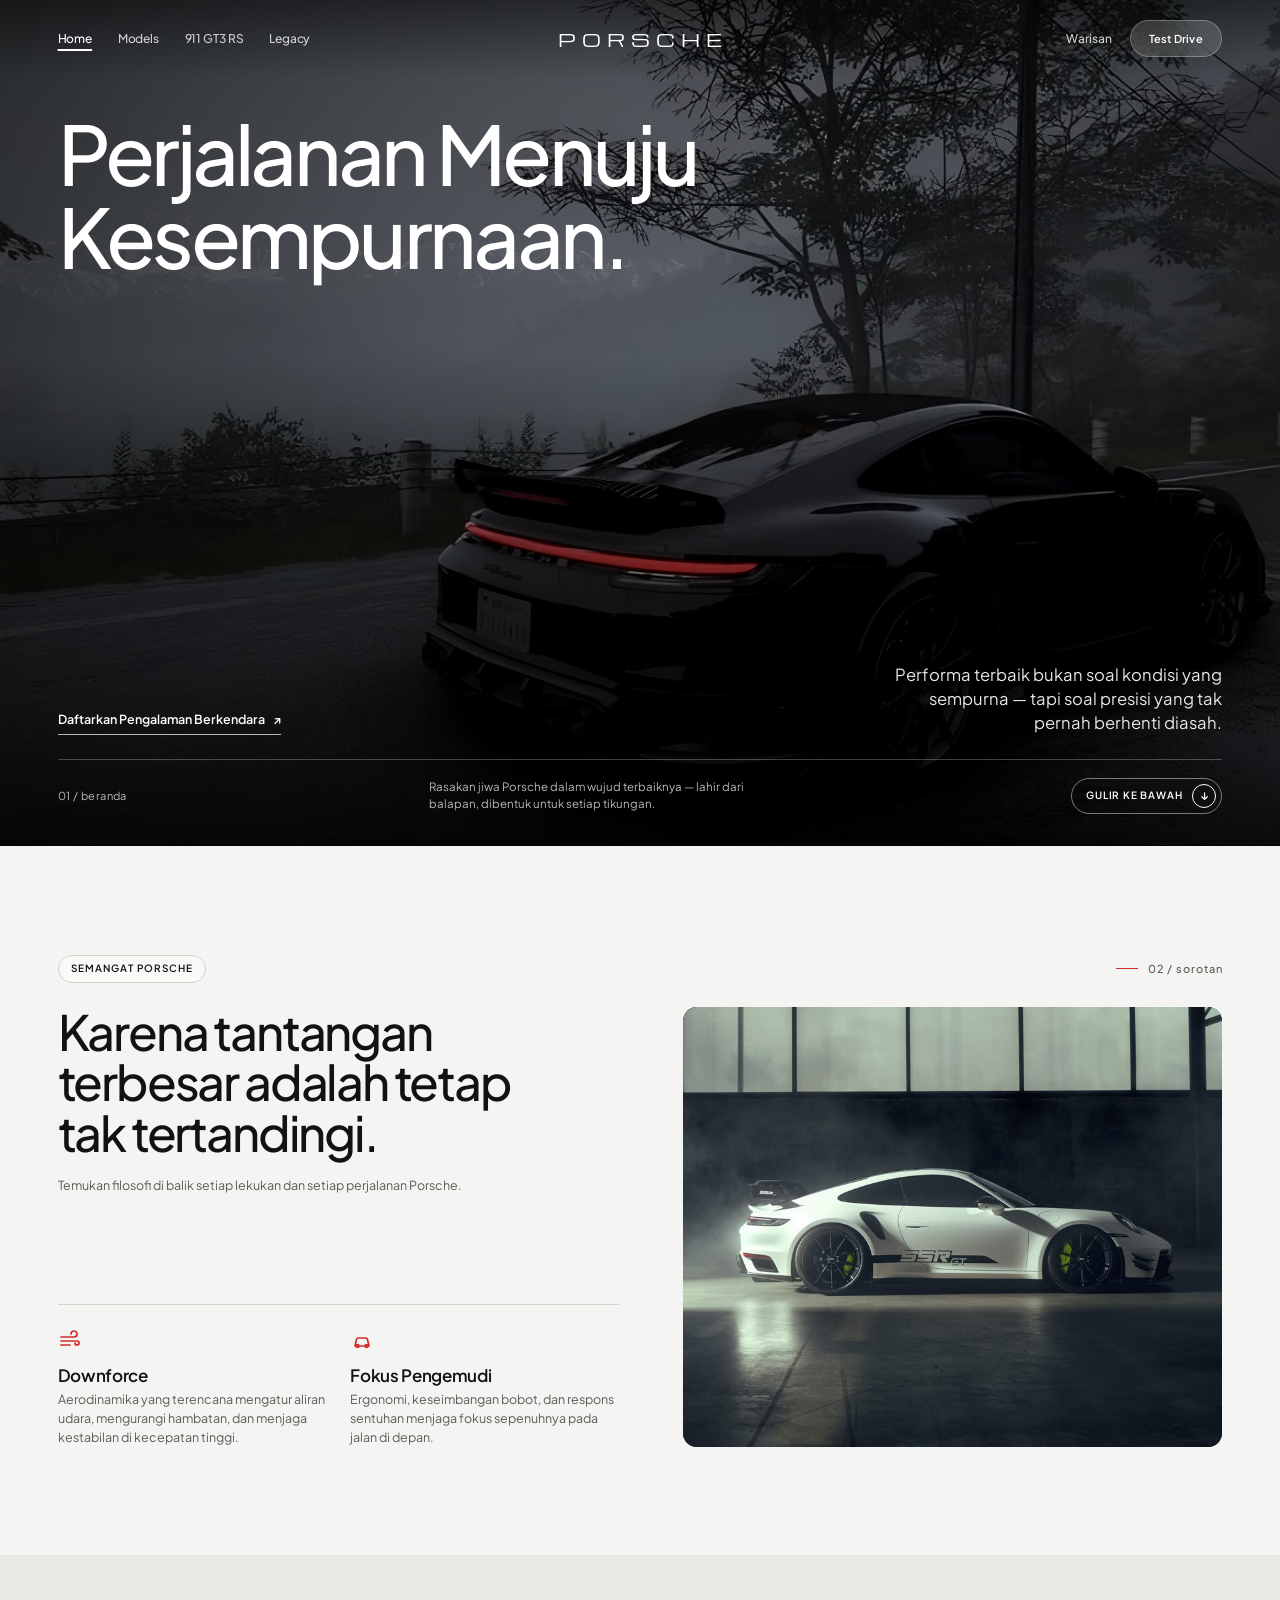
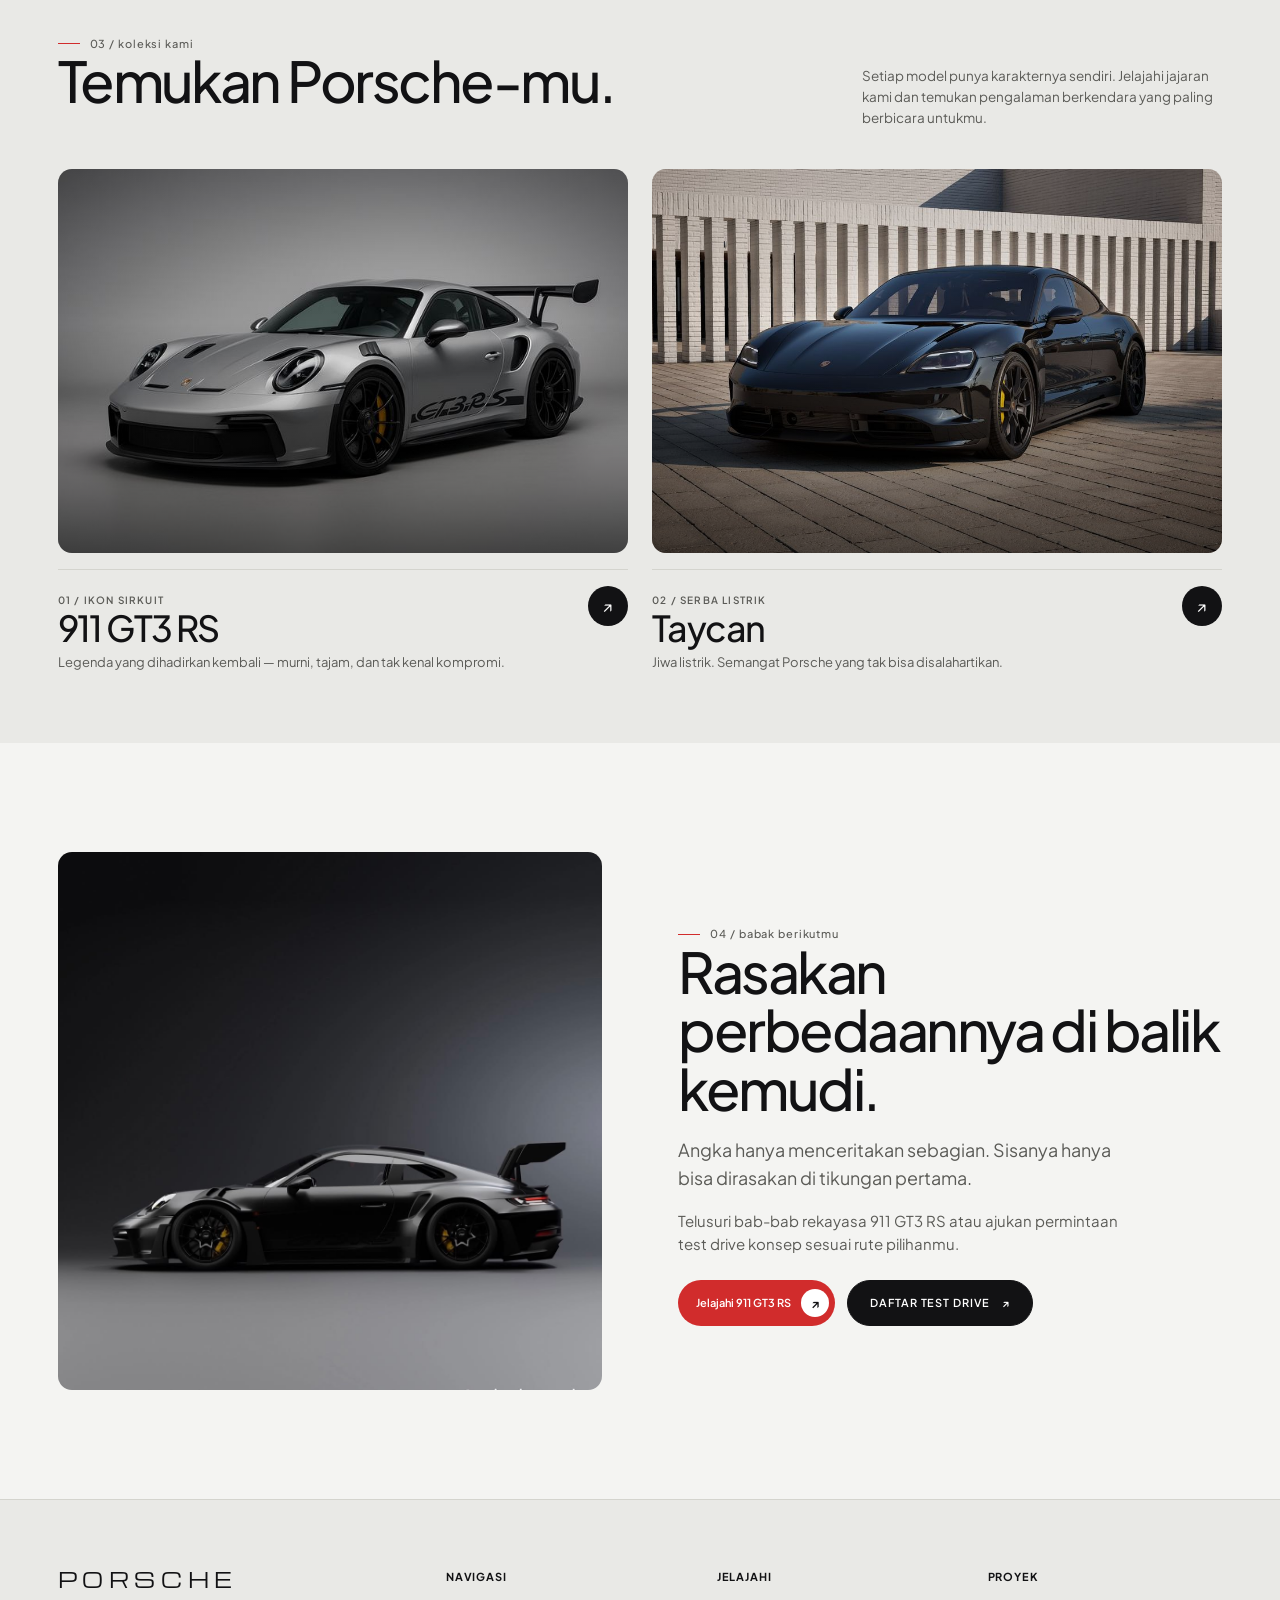
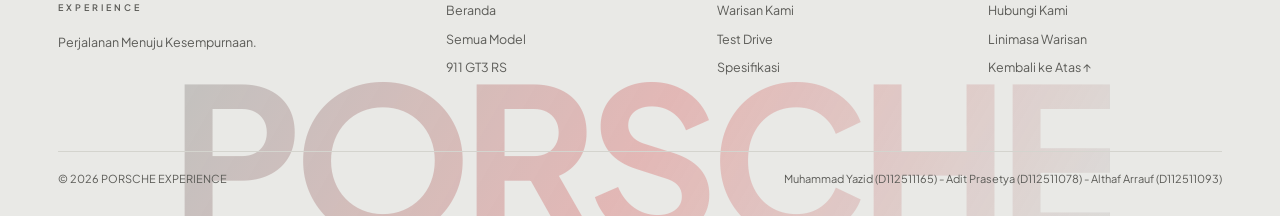
<file: index.html>
<!doctype html>
<html lang="en">

<head>
  <meta charset="utf-8">
  <meta name="viewport" content="width=device-width, initial-scale=1">
  <meta name="description" content="Jelajahi performa, desain, dan warisan otomotif Porsche.">
  <title>Porsche Experience — Seni Berkendara</title>
  <link rel="preconnect" href="https://fonts.googleapis.com">
  <link rel="preconnect" href="https://fonts.gstatic.com" crossorigin>
  <link href="https://fonts.googleapis.com/css2?family=Michroma&family=Plus+Jakarta+Sans:wght@400;500;600;700&display=swap" rel="stylesheet">
  <link rel="stylesheet" href="css/style.css">
</head>

<body id="top">
  <header class="site-header site-header--overlay">
    <div class="container nav-inner">
      <nav class="nav-links" aria-label="Main navigation">
        <a href="index.html" aria-current="page">Home</a>
        <a href="models.html">Models</a>
        <a href="detail.html">911 GT3 RS</a>
        <a href="legacy.html">Legacy</a>
      </nav>
      <a class="brand" href="index.html" aria-label="Porsche Experience home">PORSCHE</a>
      <div class="nav-actions">
        <a class="nav-aux" href="legacy.html">Warisan</a>
        <a class="nav-cta" href="test-drive.html">Test Drive</a>
      </div>
    </div>
  </header>

  <main>
    <section class="hero">
      <video class="hero-video" autoplay muted loop playsinline preload="auto"
        poster="assets/car/thumbnail-911.jpeg"
        aria-hidden="true">
        <source src="assets/hero.mp4" type="video/mp4">
      </video>
      <div class="hero-inner">
        <div class="hero-top">
          <h1>Perjalanan Menuju<br>Kesempurnaan.</h1>
        </div>
        <div>
          <div class="hero-mid">
            <a class="text-link-light" href="test-drive.html">Daftarkan Pengalaman Berkendara <span aria-hidden="true">↗</span></a>
            <p class="hero-subcopy">Performa terbaik bukan soal kondisi yang sempurna — tapi soal presisi yang tak pernah berhenti diasah.</p>
          </div>
          <div class="hero-bottom">
            <span class="hero-index">01 / beranda</span>
            <p class="hero-bottom-note">Rasakan jiwa Porsche dalam wujud terbaiknya — lahir dari balapan, dibentuk untuk setiap tikungan.</p>
            <a class="scroll-pill" href="#overview">Gulir ke Bawah <span aria-hidden="true">↓</span></a>
          </div>
        </div>
      </div>
    </section>

    <section id="overview" class="section">
      <div class="container">
        <div class="section-meta-bar">
          <span class="pill-tag">Semangat Porsche</span>
          <span class="kicker">02 / sorotan</span>
        </div>
        <div class="split-updates">
          <div class="updates-left">
            <div>
              <h2>Karena tantangan terbesar adalah tetap tak tertandingi.</h2>
              <p class="small">Temukan filosofi di balik setiap lekukan dan setiap perjalanan Porsche.</p>
            </div>
            <div class="mini-features">
              <div class="mini-feature">
                <div class="mini-feature-icon" aria-hidden="true">
                  <svg width="24" height="24" viewBox="0 0 24 24" fill="none" stroke="currentColor" stroke-width="1.7" stroke-linecap="round" stroke-linejoin="round">
                    <path d="M3 8h13a3 3 0 1 0-3-3" />
                    <path d="M3 12h16a2 2 0 1 1-2 2" />
                    <path d="M3 16h9" />
                  </svg>
                </div>
                <h3>Downforce</h3>
                <p>Aerodinamika yang terencana mengatur aliran udara, mengurangi hambatan, dan menjaga kestabilan di kecepatan tinggi.</p>
              </div>
              <div class="mini-feature">
                <div class="mini-feature-icon" aria-hidden="true">
                  <svg width="24" height="24" viewBox="0 0 24 24" fill="none" stroke="currentColor" stroke-width="1.7" stroke-linecap="round" stroke-linejoin="round">
                    <path d="M5 17h14l-1.5-6.5A2 2 0 0 0 15.55 9H8.45a2 2 0 0 0-1.95 1.5L5 17Z" />
                    <circle cx="7.5" cy="17" r="1.5" />
                    <circle cx="16.5" cy="17" r="1.5" />
                  </svg>
                </div>
                <h3>Fokus Pengemudi</h3>
                <p>Ergonomi, keseimbangan bobot, dan respons sentuhan menjaga fokus sepenuhnya pada jalan di depan.</p>
              </div>
            </div>
          </div>

          <div class="quote-photo-card">
            <img src="assets/car/1.jpg"
              alt="Detail of a Porsche sports car">

        </div>
      </div>
    </section>

    <section class="section-tight section-surface">
      <div class="container">
        <div class="section-head">
          <div>
            <div class="kicker">03 / koleksi kami</div>
            <h2>Temukan Porsche-mu.</h2>
          </div>
          <p>Setiap model punya karakternya sendiri. Jelajahi jajaran kami dan temukan pengalaman berkendara yang paling berbicara untukmu.</p>
        </div>
        <div class="model-grid">
          <article class="model-card">
            <a href="detail.html">
              <div class="model-photo">
                <img src="assets/car/911.jpg"
                  alt="Porsche 911 GT3 RS sports car">
              </div>
            </a>
            <div class="model-meta">
              <div>
                <span class="model-index">01 / Ikon Sirkuit</span>
                <h3 class="model-title">911 GT3 RS</h3>
                <p>Legenda yang dihadirkan kembali — murni, tajam, dan tak kenal kompromi.</p>
              </div>
              <a class="circle-link" href="detail.html" aria-label="Explore Porsche 911 GT3 RS"><span aria-hidden="true">↗</span></a>
            </div>
          </article>

          <article class="model-card">
            <a href="models.html">
              <div class="model-photo">
                <img src="assets/car/taycan.jpg"
                  alt="Porsche Taycan electric sports car">
              </div>
            </a>
            <div class="model-meta">
              <div>
                <span class="model-index">02 / Serba Listrik</span>
                <h3 class="model-title">Taycan</h3>
                <p>Jiwa listrik. Semangat Porsche yang tak bisa disalahartikan.</p>
              </div>
              <a class="circle-link" href="models.html" aria-label="Explore Taycan in models"><span aria-hidden="true">↗</span></a>
            </div>
          </article>
        </div>
      </div>
    </section>

    <section class="section">
      <div class="container split">
        <div class="split-image">
          <img src="assets/car/911gt3.jpg"
            alt="Sports car driving through a mountain road">
        </div>
        <div class="copy-block">
          <div class="kicker">04 / babak berikutmu</div>
          <h2>Rasakan perbedaannya di balik kemudi.</h2>
          <p class="lead">Angka hanya menceritakan sebagian. Sisanya hanya bisa dirasakan di tikungan pertama.</p>
          <p>Telusuri bab-bab rekayasa 911 GT3 RS atau ajukan permintaan test drive konsep sesuai rute pilihanmu.</p>
          <div style="display:flex;flex-wrap:wrap;gap:12px;margin-top:24px;">
            <a class="btn-pill-arrow" href="detail.html">Jelajahi 911 GT3 RS <span class="badge-icon" aria-hidden="true">↗</span></a>
            <a class="btn btn-dark" href="test-drive.html">Daftar Test Drive <span aria-hidden="true">↗</span></a>
          </div>
        </div>
      </div>
    </section>
  </main>

  <footer class="site-footer">
    <div class="container">
      <div class="footer-top">
        <div>
          <div class="footer-brand">PORSCHE<span>EXPERIENCE</span></div>
          <p class="footer-about">Perjalanan Menuju Kesempurnaan.</p>
        </div>
        <div class="footer-col">
          <h4>Navigasi</h4>
          <a href="index.html">Beranda</a>
          <a href="models.html">Semua Model</a>
          <a href="detail.html">911 GT3 RS</a>
        </div>
        <div class="footer-col">
          <h4>Jelajahi</h4>
          <a href="legacy.html">Warisan Kami</a>
          <a href="test-drive.html">Test Drive</a>
          <a href="detail.html#specs">Spesifikasi</a>
        </div>
        <div class="footer-col">
          <h4>Proyek</h4>
          <a href="test-drive.html">Hubungi Kami</a>
          <a href="legacy.html">Linimasa Warisan</a>
          <a href="#top">Kembali ke Atas ↑</a>
        </div>
      </div>
      <div class="footer-bottom">
        <span>© 2026 PORSCHE EXPERIENCE</span>
        <span>Muhammad Yazid (D112511165) - Adit Prasetya (D112511078) - Althaf Arrauf (D112511093)</span>
      </div>
    </div>
    <div class="footer-watermark" aria-hidden="true">PORSCHE</div>
  </footer>
</body>

</html>
</file>
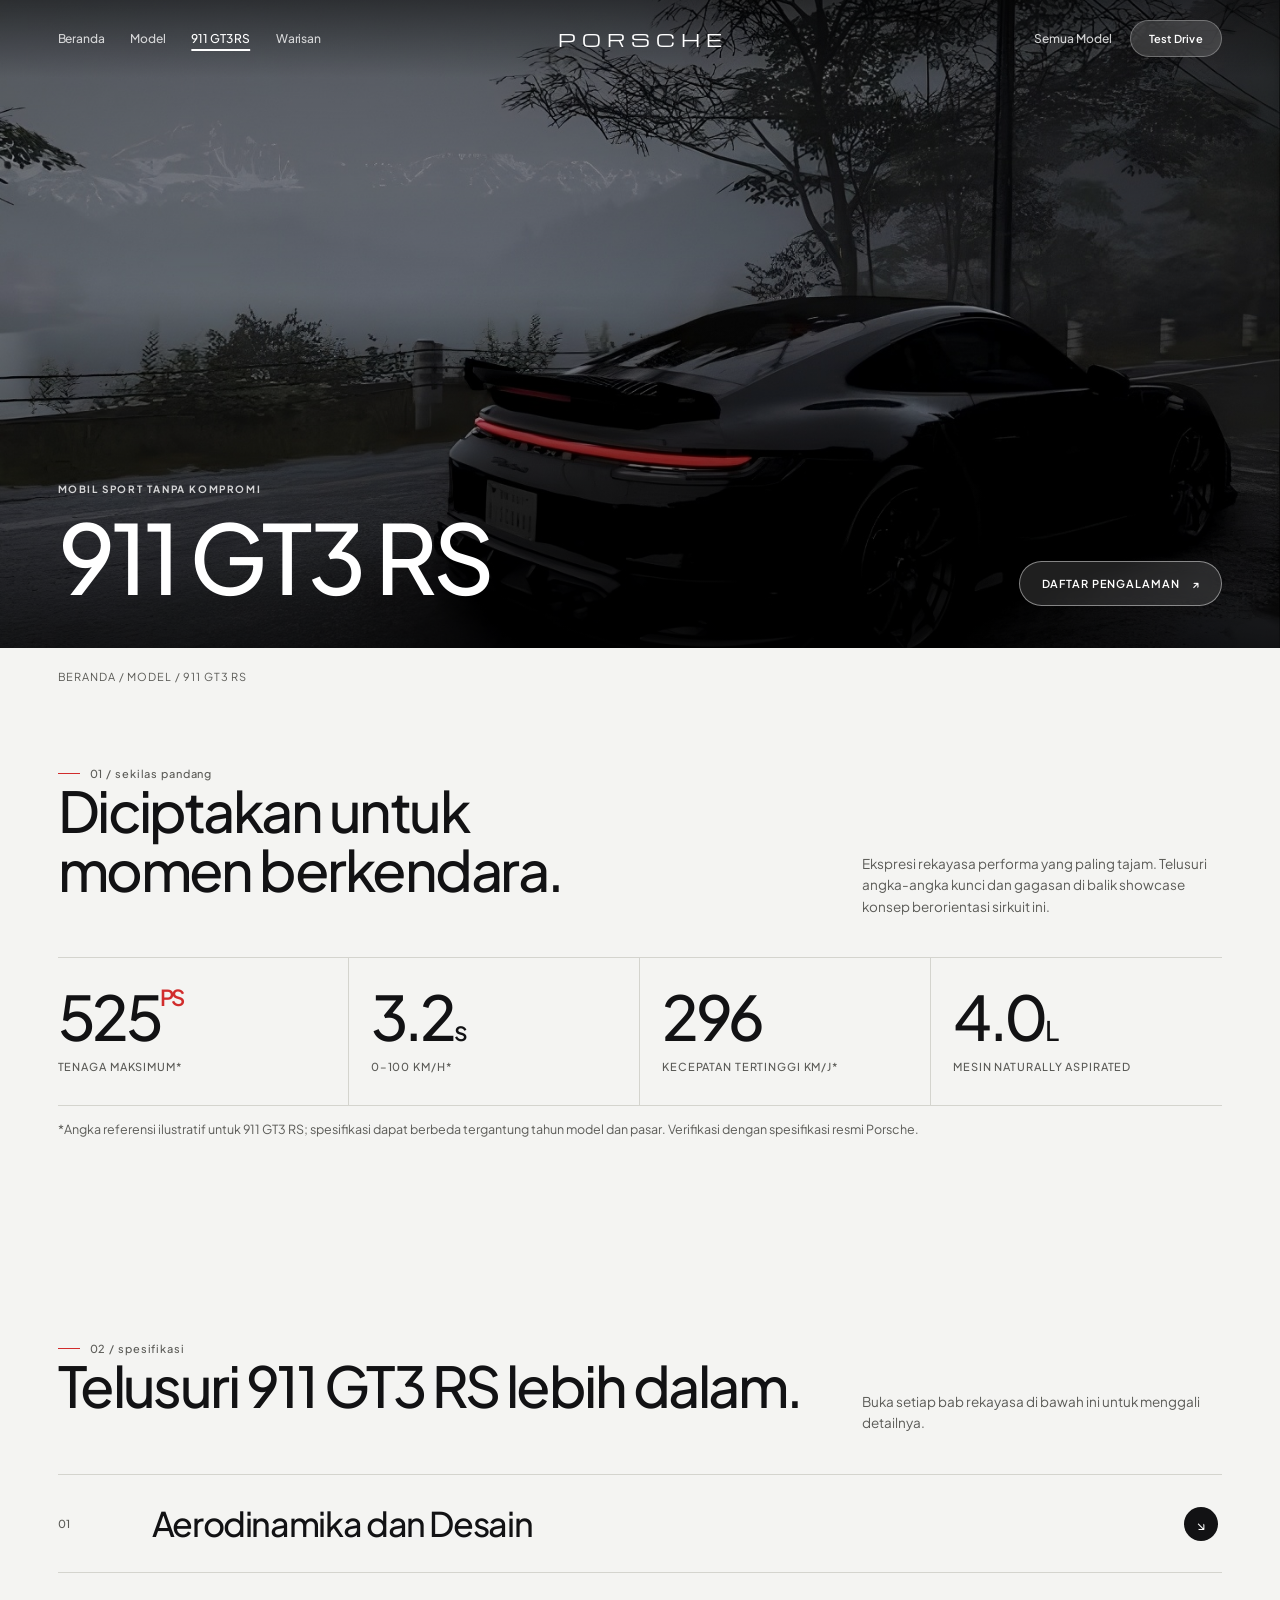
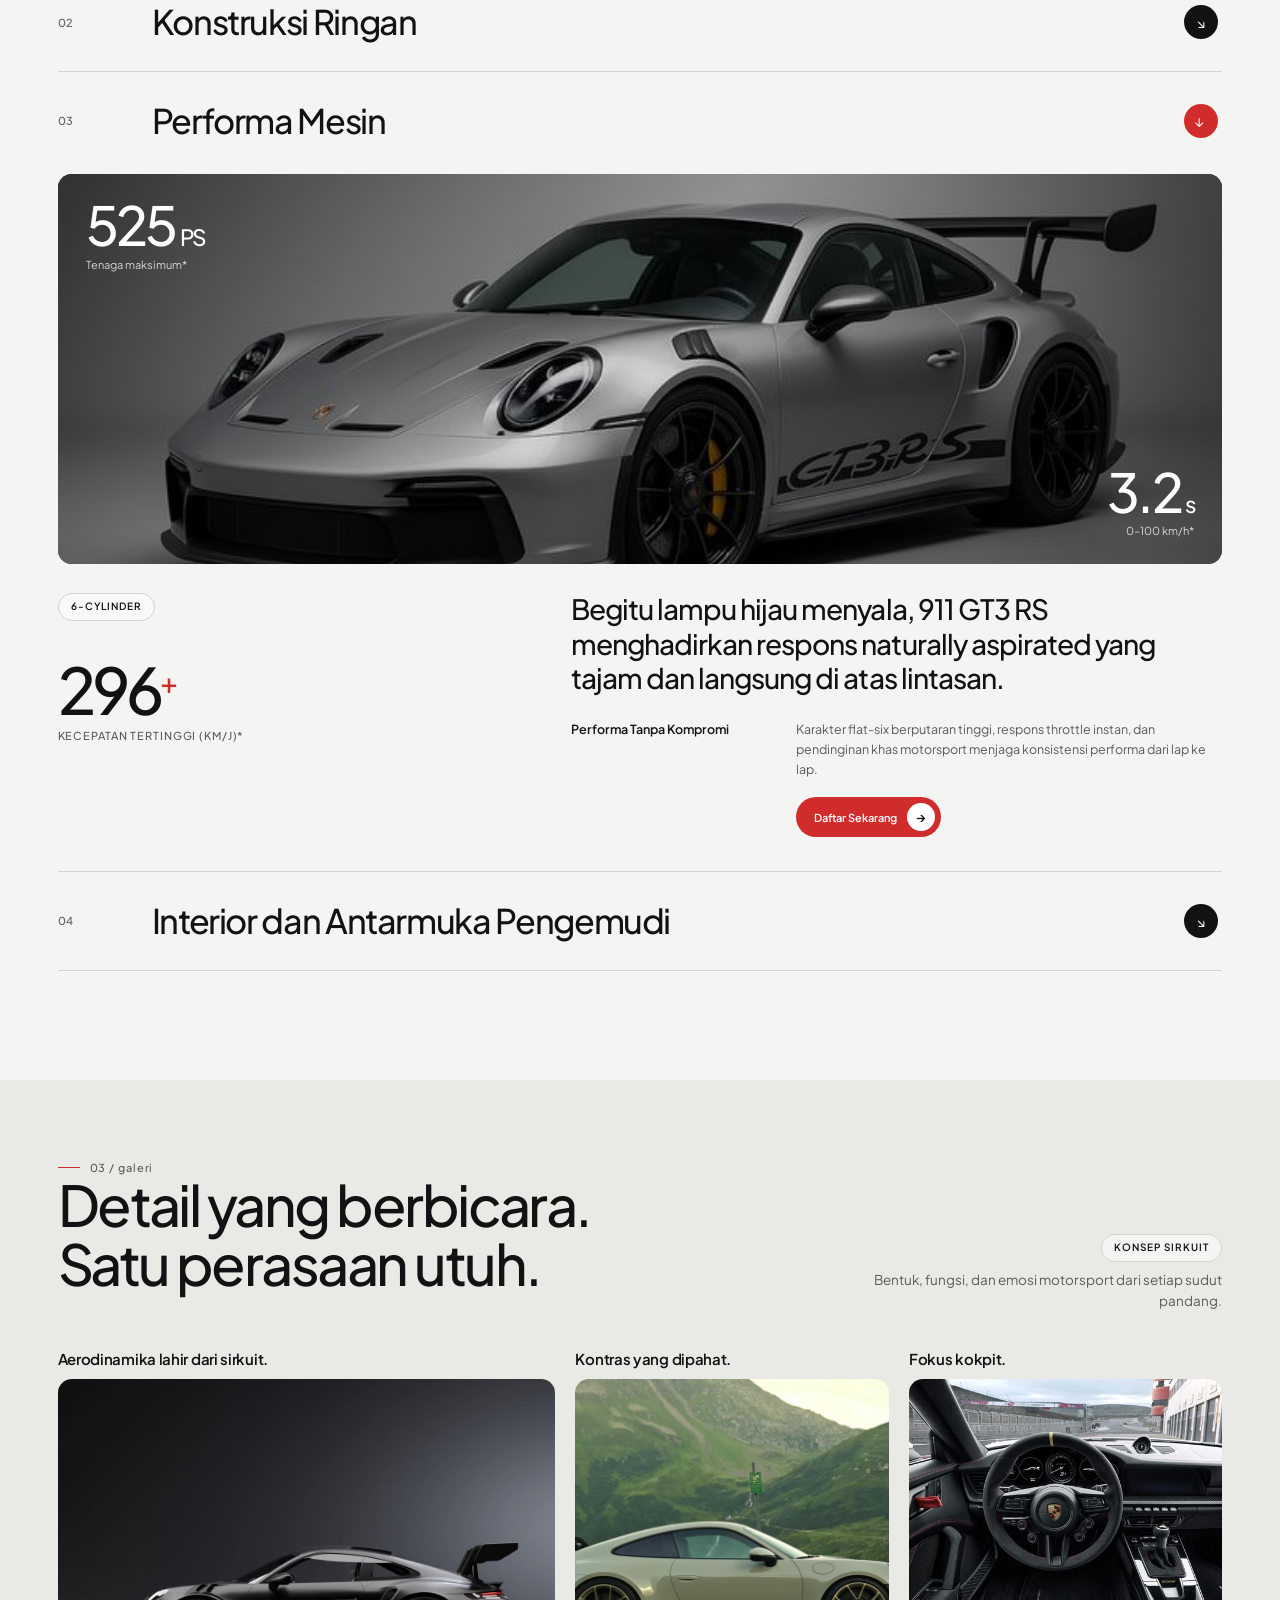
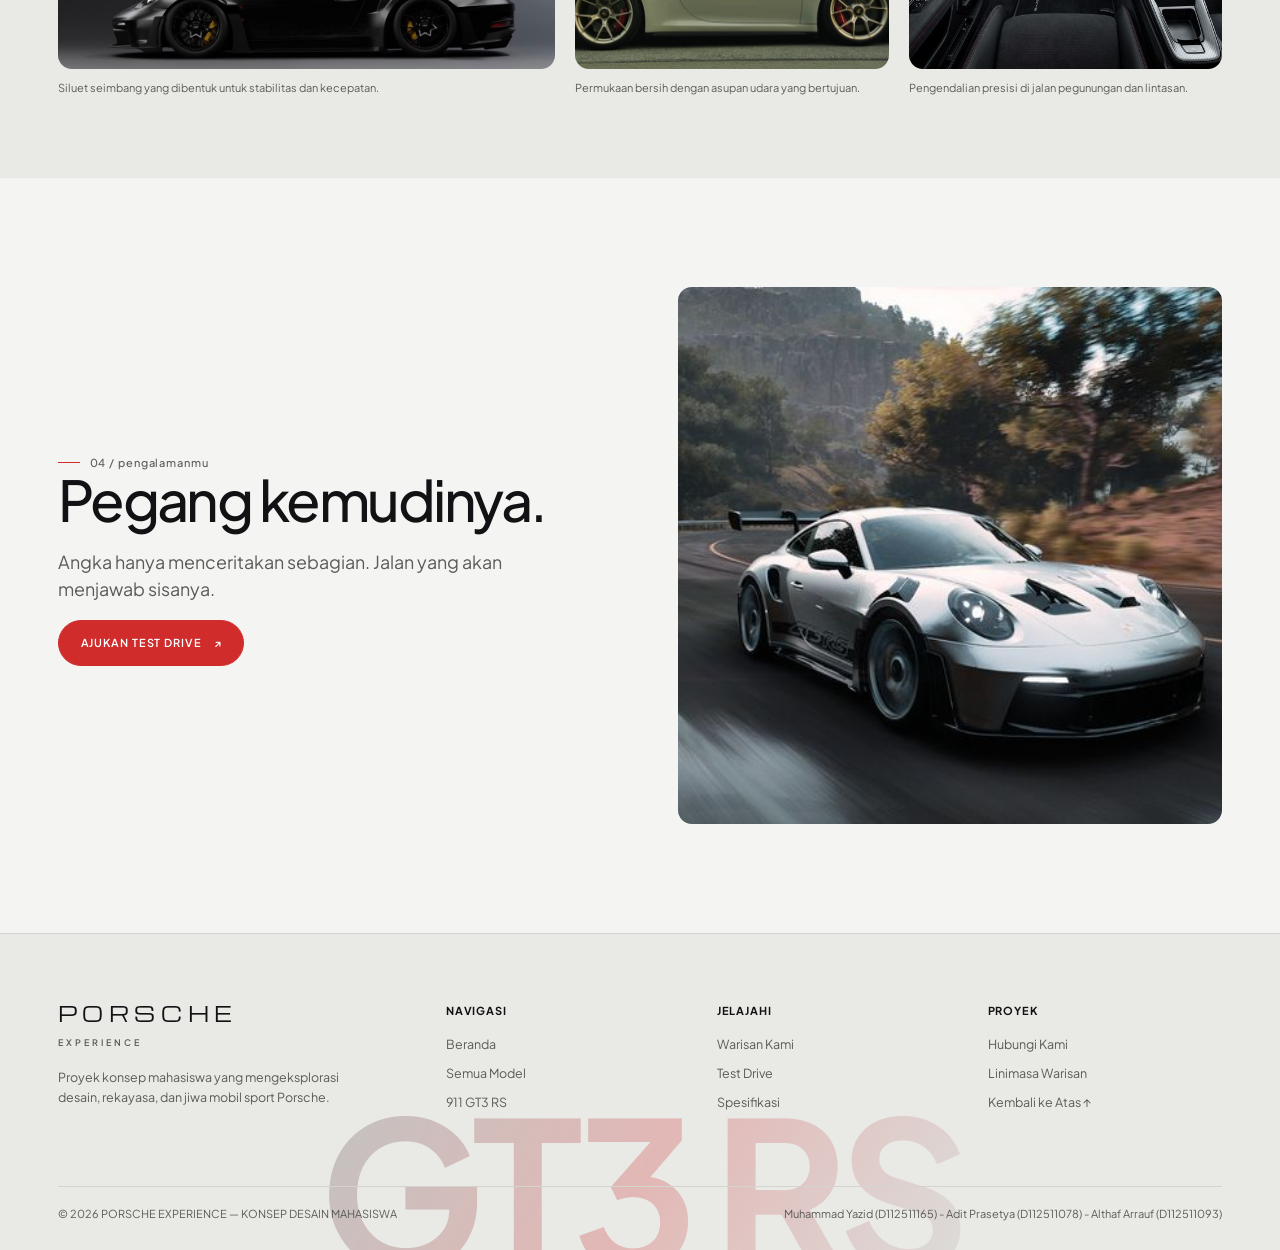
<file: detail.html>
<!doctype html>
<html lang="en">

<head>
  <meta charset="utf-8">
  <meta name="viewport" content="width=device-width, initial-scale=1">
  <meta name="description" content="Jelajahi showcase konsep Porsche 911 GT3 RS.">
  <title>911 GT3 RS — Porsche Experience</title>
  <link rel="preconnect" href="https://fonts.googleapis.com">
  <link rel="preconnect" href="https://fonts.gstatic.com" crossorigin>
  <link href="https://fonts.googleapis.com/css2?family=Michroma&family=Plus+Jakarta+Sans:wght@400;500;600;700&display=swap" rel="stylesheet">
  <link rel="stylesheet" href="css/style.css">
</head>

<body id="top">
  <header class="site-header site-header--overlay">
    <div class="container nav-inner">
      <nav class="nav-links" aria-label="Main navigation">
        <a href="index.html">Beranda</a>
        <a href="models.html">Model</a>
        <a href="detail.html" aria-current="page">911 GT3 RS</a>
        <a href="legacy.html">Warisan</a>
      </nav>
      <a class="brand" href="index.html" aria-label="Porsche Experience home">PORSCHE</a>
      <div class="nav-actions">
        <a class="nav-aux" href="models.html">Semua Model</a>
        <a class="nav-cta" href="test-drive.html">Test Drive</a>
      </div>
    </div>
  </header>

  <main>
    <section class="detail-hero">
      <img src="assets/car/thumbnail-911.jpeg"
        alt="Porsche 911 GT3 RS sports car">
      <div class="detail-hero-content">
        <div>
          <div class="eyebrow">Mobil sport tanpa kompromi</div>
          <h1>911 GT3 RS</h1>
        </div>
        <a class="btn btn-outline-light" href="test-drive.html">Daftar Pengalaman <span aria-hidden="true">↗</span></a>
      </div>
    </section>

    <div class="container breadcrumb">
      <a href="index.html">Beranda</a> / <a href="models.html">Model</a> / 911 GT3 RS
    </div>

    <section class="section-tight" id="specs">
      <div class="container">
        <div class="section-head">
          <div>
            <div class="kicker">01 / sekilas pandang</div>
            <h2>Diciptakan untuk<br>momen berkendara.</h2>
          </div>
          <p>Ekspresi rekayasa performa yang paling tajam. Telusuri angka-angka kunci dan gagasan di balik showcase konsep berorientasi sirkuit ini.</p>
        </div>

        <div class="spec-grid">
          <div class="spec">
            <div class="spec-value">525<sup>PS</sup></div>
            <div class="spec-label">Tenaga maksimum*</div>
          </div>
          <div class="spec">
            <div class="spec-value">3.2<span class="spec-unit">s</span></div>
            <div class="spec-label">0–100 km/h*</div>
          </div>
          <div class="spec">
            <div class="spec-value">296</div>
            <div class="spec-label">Kecepatan tertinggi km/j*</div>
          </div>
          <div class="spec">
            <div class="spec-value">4.0<span class="spec-unit">L</span></div>
            <div class="spec-label">Mesin naturally aspirated</div>
          </div>
        </div>
        <p class="small" style="margin-top:14px">*Angka referensi ilustratif untuk 911 GT3 RS; spesifikasi dapat berbeda tergantung tahun model dan pasar. Verifikasi dengan spesifikasi resmi Porsche.</p>
      </div>
    </section>

    <section class="section">
      <div class="container">
        <div class="section-head">
          <div>
            <div class="kicker">02 / spesifikasi</div>
            <h2>Telusuri 911 GT3 RS lebih dalam.</h2>
          </div>
          <p>Buka setiap bab rekayasa di bawah ini untuk menggali detailnya.</p>
        </div>

        <div class="chapter-list">
          <details class="chapter">
            <summary>
              <span class="chapter-num">01</span>
              <span class="chapter-title">Aerodinamika dan Desain</span>
              <span class="circle-link" aria-hidden="true">↘</span>
            </summary>
            <div class="chapter-body">
              <div class="chapter-split">
                <p>Permukaan yang terencana, aliran udara yang terkelola dengan cermat, dan detail aerodinamika berorientasi sirkuit bekerja bersama untuk mendukung stabilitas dan kepercayaan diri di tikungan. Setiap garis dibentuk oleh fungsi sebanyak bentuk.</p>
                <img src="assets/car/911gt3.jpg"
                  alt="Sports car aerodynamics on open road">
              </div>
            </div>
          </details>

          <details class="chapter">
            <summary>
              <span class="chapter-num">02</span>
              <span class="chapter-title">Konstruksi Ringan</span>
              <span class="circle-link" aria-hidden="true">↘</span>
            </summary>
            <div class="chapter-body">
              <div class="chapter-split">
                <p>Rekayasa berbasis bobot menciptakan koneksi yang langsung dan responsif antara pengemudi dan sasis. Pilihan material menyeimbangkan kekakuan struktural dengan bobot minimal.</p>
                <img src="assets/car/911gt3rs.jpg"
                  alt="Lightweight performance car exterior detail">
              </div>
            </div>
          </details>

          <details class="chapter" open>
            <summary>
              <span class="chapter-num">03</span>
              <span class="chapter-title">Performa Mesin</span>
              <span class="circle-link" aria-hidden="true">↘</span>
            </summary>
            <div class="chapter-body">
              <div class="chapter-showcase-banner">
                <img src="assets/car/911.jpg"
                  alt="Porsche 911 GT3 RS performance showcase">
                <div class="banner-stat banner-stat--tl">
                  <div class="banner-stat-num">525<span>PS</span></div>
                  <div class="banner-stat-sub">Tenaga maksimum*</div>
                </div>
                <div class="banner-stat banner-stat--br">
                  <div class="banner-stat-num">3.2<span>s</span></div>
                  <div class="banner-stat-sub">0–100 km/h*</div>
                </div>
              </div>

              <div class="chapter-detail-grid">
                <div class="chapter-stat-col">
                  <div>
                    <span class="pill-tag">6-Cylinder</span>
                  </div>
                  <div>
                    <div class="big-metric">296<sup>+</sup></div>
                    <div class="spec-label">Kecepatan tertinggi (km/j)*</div>
                  </div>
                </div>
                <div>
                  <h3 class="chapter-copy-headline">Begitu lampu hijau menyala, 911 GT3 RS menghadirkan respons naturally aspirated yang tajam dan langsung di atas lintasan.</h3>
                  <div class="chapter-copy-subgrid">
                    <div class="small" style="font-weight:600;color:var(--ink);">Performa Tanpa Kompromi</div>
                    <div>
                      <p>Karakter flat-six berputaran tinggi, respons throttle instan, dan pendinginan khas motorsport menjaga konsistensi performa dari lap ke lap.</p>
                      <a class="btn-pill-arrow" href="test-drive.html">Daftar Sekarang <span class="badge-icon" aria-hidden="true">→</span></a>
                    </div>
                  </div>
                </div>
              </div>
            </div>
          </details>

          <details class="chapter">
            <summary>
              <span class="chapter-num">04</span>
              <span class="chapter-title">Interior dan Antarmuka Pengemudi</span>
              <span class="circle-link" aria-hidden="true">↘</span>
            </summary>
            <div class="chapter-body">
              <div class="chapter-split">
                <p>Kokpit yang berpusat pada pengemudi menempatkan telemetri penting dan kontrol mode berkendara tepat dalam jangkauan, menjaga fokus di tempat yang seharusnya: pada setiap tikungan.</p>
                  <img src="assets/car/interior.jpg"
                  alt="Sports car cockpit and steering wheel">
              </div>
            </div>
          </details>
        </div>
      </div>
    </section>

    <section class="section-tight section-surface">
      <div class="container">
        <div class="section-head">
          <div>
            <div class="kicker">03 / galeri</div>
            <h2>Detail yang berbicara.<br>Satu perasaan utuh.</h2>
          </div>
          <div style="text-align:right;">
            <span class="pill-tag">Konsep Sirkuit</span>
            <p class="small" style="margin-top:8px;">Bentuk, fungsi, dan emosi motorsport dari setiap sudut pandang.</p>
          </div>
        </div>

        <div class="gallery-cards">
          <article class="gallery-card">
            <h3 class="gallery-card-title">Aerodinamika lahir dari sirkuit.</h3>
            <div class="gallery-media">
              <img src="assets/car/911gt3.jpg"
                alt="Porsche front three quarter view">
            </div>
            <p class="gallery-caption">Siluet seimbang yang dibentuk untuk stabilitas dan kecepatan.</p>
          </article>

          <article class="gallery-card">
            <h3 class="gallery-card-title">Kontras yang dipahat.</h3>
            <div class="gallery-media">
              <img src="assets/car/911gt3rs.jpg"
                alt="Automotive bodywork detail">
            </div>
            <p class="gallery-caption">Permukaan bersih dengan asupan udara yang bertujuan.</p>
          </article>

          <article class="gallery-card">
            <h3 class="gallery-card-title">Fokus kokpit.</h3>
            <div class="gallery-media">
              <img src="assets/car/interior.jpg"
                alt="Sports car in motion">
            </div>
            <p class="gallery-caption">Pengendalian presisi di jalan pegunungan dan lintasan.</p>
          </article>
        </div>
      </div>
    </section>

    <section class="section">
      <div class="container split">
        <div class="copy-block">
          <div class="kicker">04 / pengalamanmu</div>
          <h2>Pegang kemudinya.</h2>
          <p class="lead">Angka hanya menceritakan sebagian. Jalan yang akan menjawab sisanya.</p>
          <a class="btn btn-red" href="test-drive.html">Ajukan Test Drive <span aria-hidden="true">↗</span></a>
        </div>
        <div class="split-image">
          <img src="assets/car/gt3rs.jpg"
            alt="Sports car on road">
        </div>
      </div>
    </section>
  </main>

  <footer class="site-footer">
    <div class="container">
      <div class="footer-top">
        <div>
          <div class="footer-brand">PORSCHE<span>EXPERIENCE</span></div>
          <p class="footer-about">Proyek konsep mahasiswa yang mengeksplorasi desain, rekayasa, dan jiwa mobil sport Porsche.</p>
        </div>
        <div class="footer-col">
          <h4>Navigasi</h4>
          <a href="index.html">Beranda</a>
          <a href="models.html">Semua Model</a>
          <a href="detail.html">911 GT3 RS</a>
        </div>
        <div class="footer-col">
          <h4>Jelajahi</h4>
          <a href="legacy.html">Warisan Kami</a>
          <a href="test-drive.html">Test Drive</a>
          <a href="#specs">Spesifikasi</a>
        </div>
        <div class="footer-col">
          <h4>Proyek</h4>
          <a href="test-drive.html">Hubungi Kami</a>
          <a href="legacy.html">Linimasa Warisan</a>
          <a href="#top">Kembali ke Atas ↑</a>
        </div>
      </div>
      <div class="footer-bottom">
        <span>© 2026 PORSCHE EXPERIENCE — KONSEP DESAIN MAHASISWA </span>
        <span>Muhammad Yazid (D112511165) - Adit Prasetya (D112511078) - Althaf Arrauf (D112511093)</span>
      </div>
    </div>
    <div class="footer-watermark" aria-hidden="true">GT3 RS</div>
  </footer>
</body>

</html>
</file>
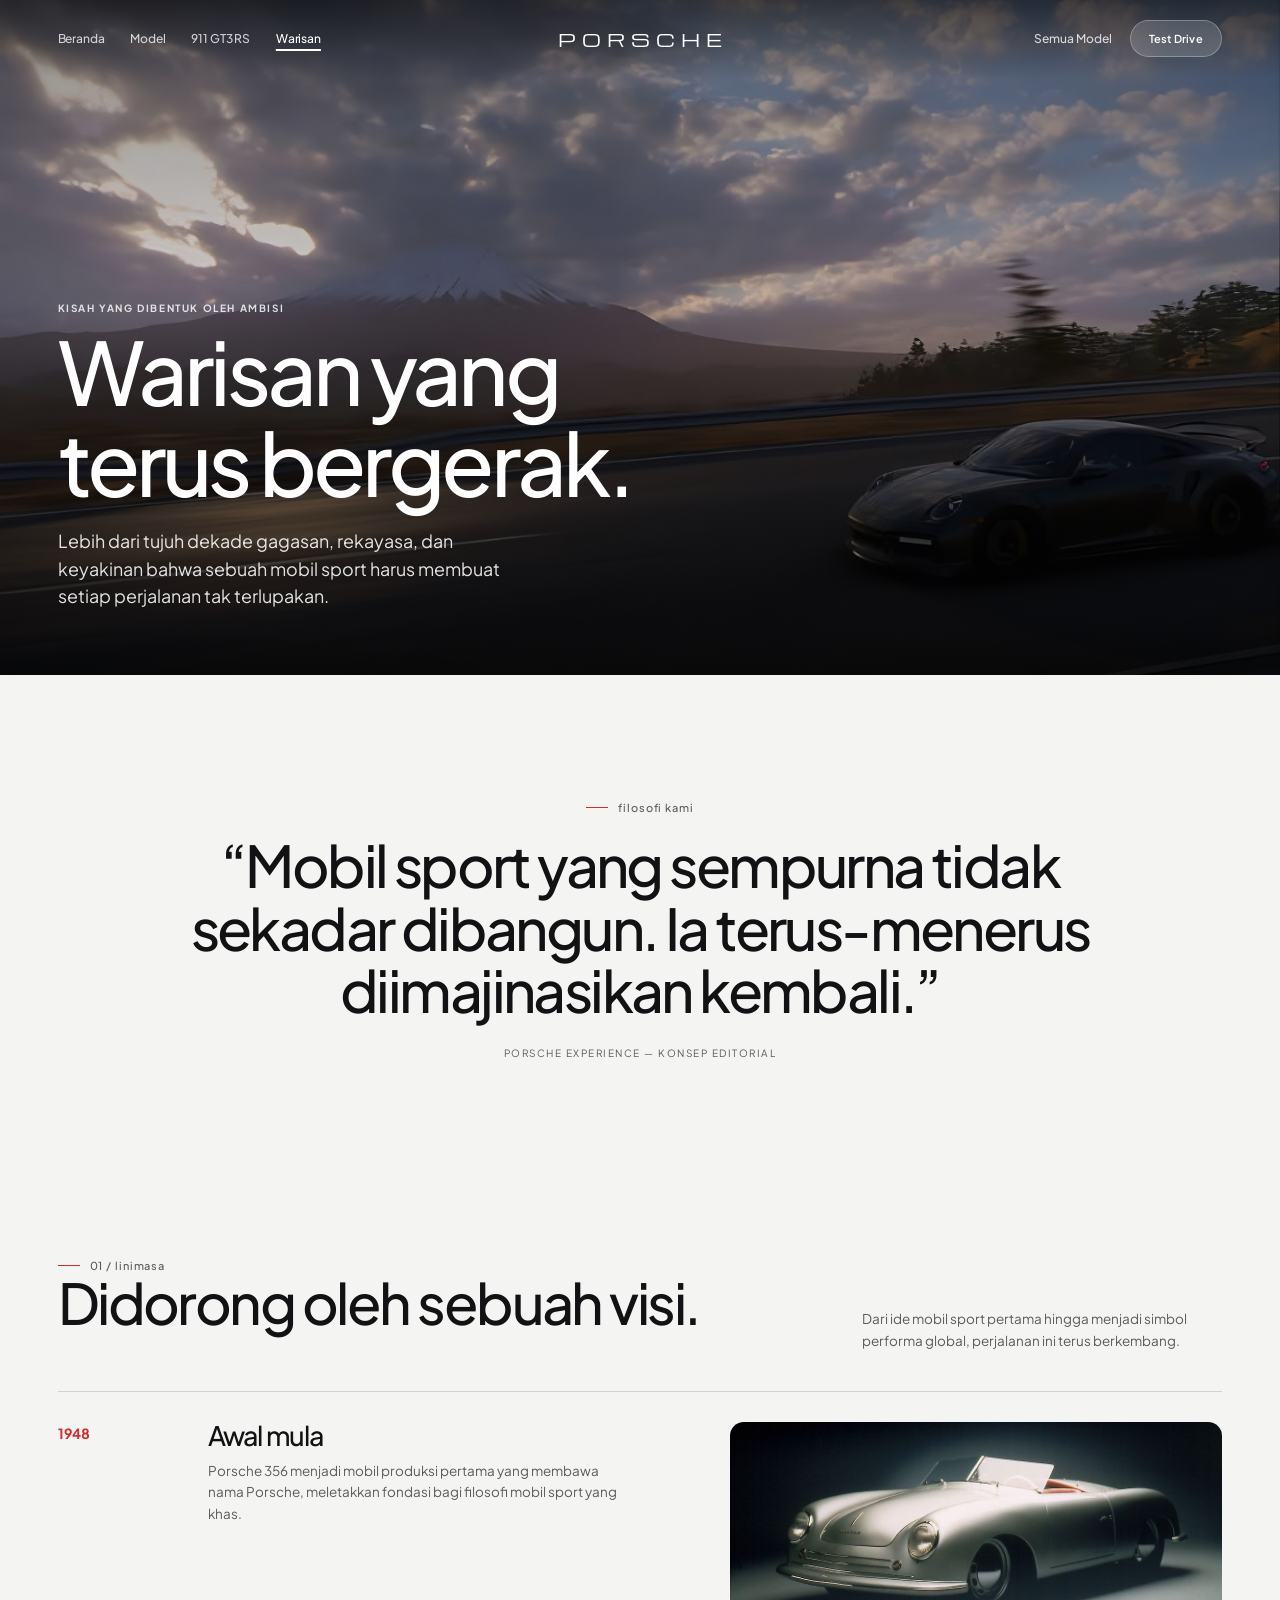
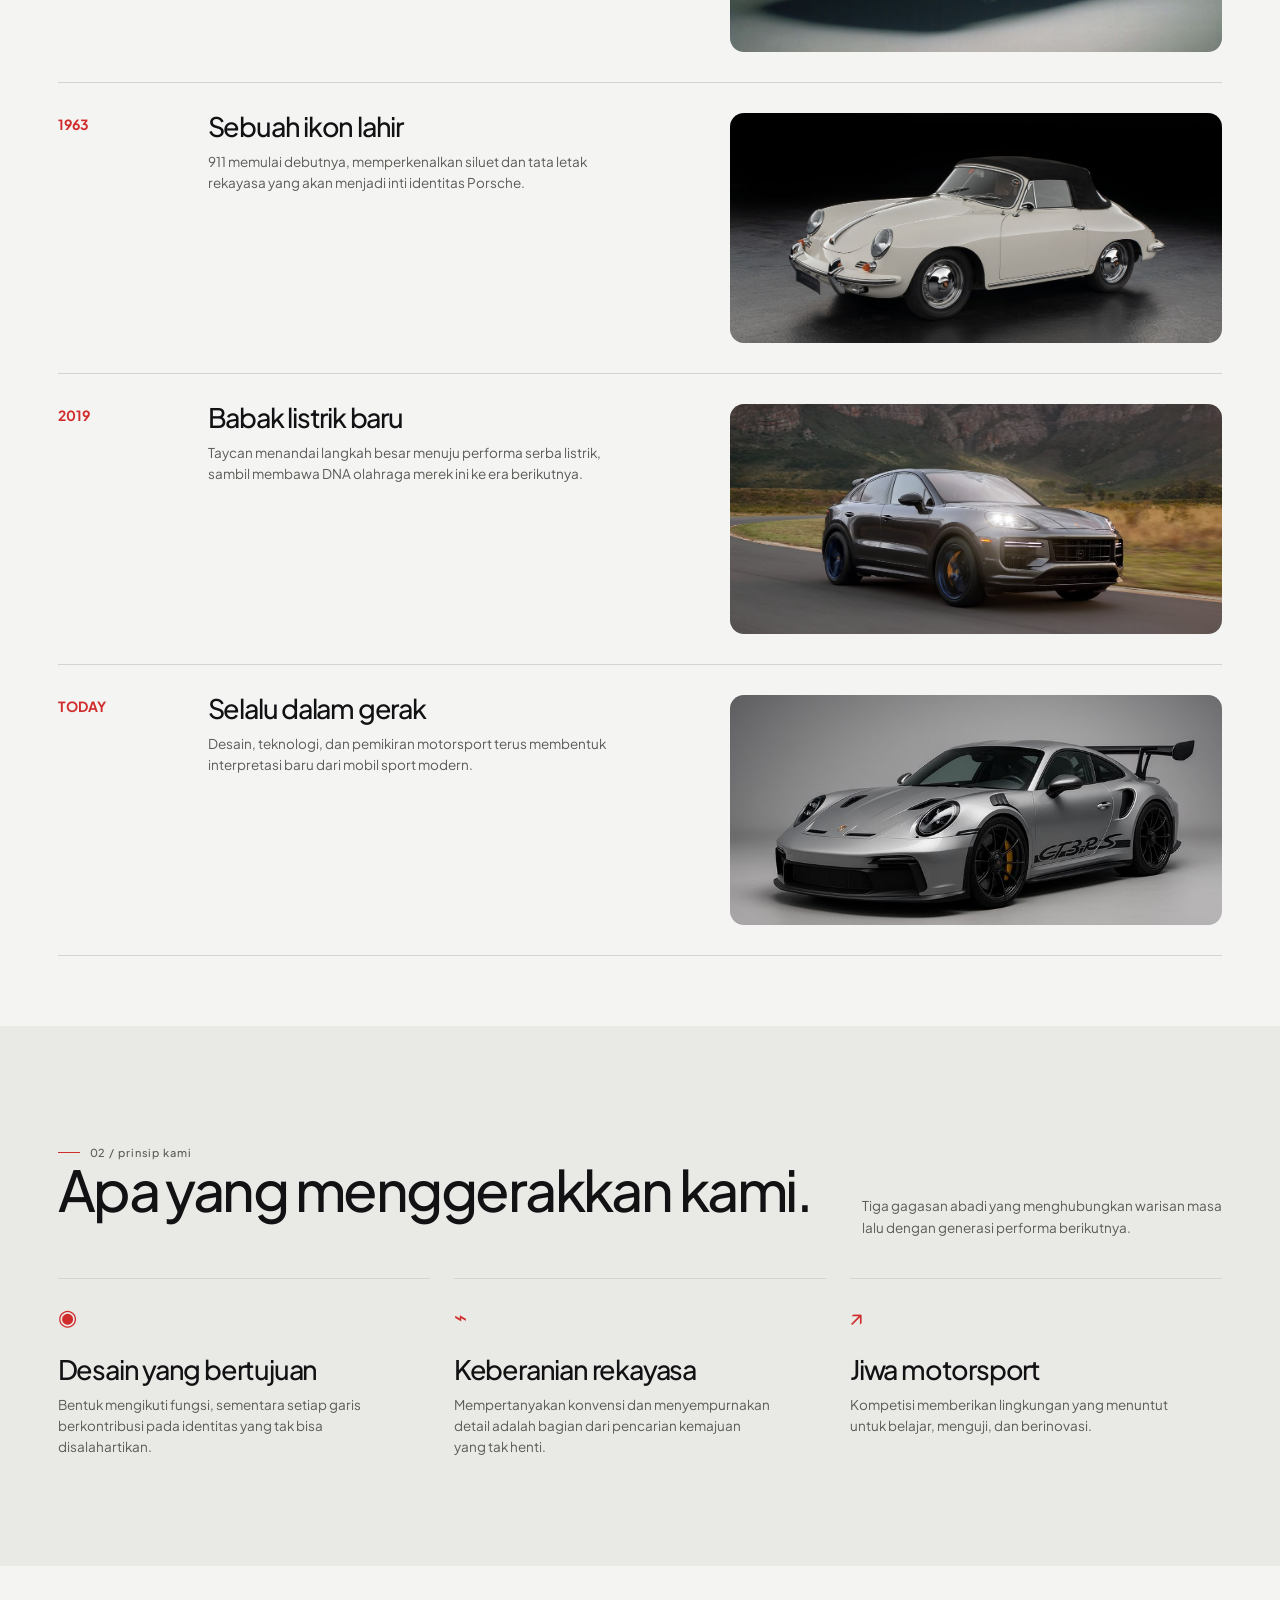
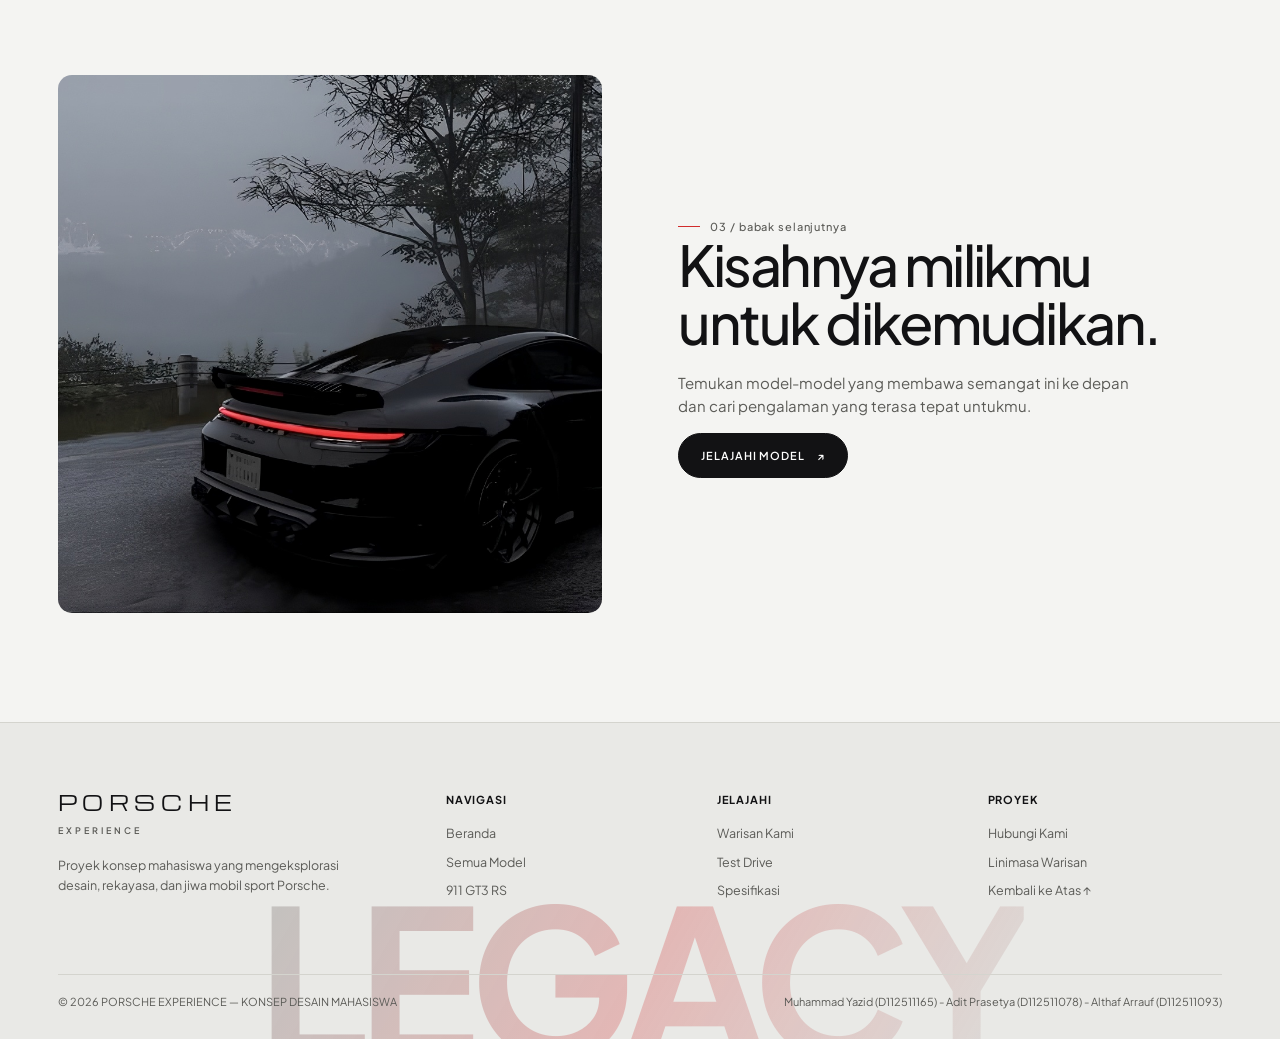
<file: legacy.html>
﻿<!doctype html>
<html lang="en">

<head>
  <meta charset="utf-8">
  <meta name="viewport" content="width=device-width, initial-scale=1">
  <meta name="description" content="Temukan kisah dan warisan Porsche.">
  <title>Warisan Kami — Porsche Experience</title>
  <link rel="preconnect" href="https://fonts.googleapis.com">
  <link rel="preconnect" href="https://fonts.gstatic.com" crossorigin>
  <link href="https://fonts.googleapis.com/css2?family=Michroma&family=Plus+Jakarta+Sans:wght@400;500;600;700&display=swap" rel="stylesheet">
  <link rel="stylesheet" href="css/style.css">
</head>

<body id="top">
  <header class="site-header site-header--overlay">
    <div class="container nav-inner">
      <nav class="nav-links" aria-label="Main navigation">
        <a href="index.html">Beranda</a>
        <a href="models.html">Model</a>
        <a href="detail.html">911 GT3 RS</a>
        <a href="legacy.html" aria-current="page">Warisan</a>
      </nav>
      <a class="brand" href="index.html" aria-label="Porsche Experience home">PORSCHE</a>
      <div class="nav-actions">
        <a class="nav-aux" href="models.html">Semua Model</a>
        <a class="nav-cta" href="test-drive.html">Test Drive</a>
      </div>
    </div>
  </header>

  <main>
    <section class="legacy-hero">
      <img src="assets/car/legacy-thumbnail.jpeg"
        alt="Classic sports car on scenic road">
      <div class="container">
        <div class="eyebrow">Kisah yang dibentuk oleh ambisi</div>
        <h1>Warisan yang<br>terus bergerak.</h1>
        <p class="lead">Lebih dari tujuh dekade gagasan, rekayasa, dan keyakinan bahwa sebuah mobil sport harus membuat setiap perjalanan tak terlupakan.</p>
      </div>
    </section>

    <section class="quote-block">
      <div class="container">
        <div class="kicker">filosofi kami</div>
        <blockquote>&#x201C;Mobil sport yang sempurna tidak sekadar dibangun. Ia terus-menerus diimajinasikan kembali.&#x201D;</blockquote>
        <cite>Porsche Experience &#x2014; Konsep Editorial</cite>
      </div>
    </section>

    <section class="section-tight">
      <div class="container">
        <div class="section-head">
          <div>
            <div class="kicker">01 / linimasa</div>
            <h2>Didorong oleh sebuah visi.</h2>
          </div>
          <p>Dari ide mobil sport pertama hingga menjadi simbol performa global, perjalanan ini terus berkembang.</p>
        </div>

        <div class="timeline">
          <article class="timeline-item">
            <div class="timeline-year">1948</div>
            <div class="timeline-copy">
              <h3>Awal mula</h3>
              <p>Porsche 356 menjadi mobil produksi pertama yang membawa nama Porsche, meletakkan fondasi bagi filosofi mobil sport yang khas.</p>
            </div>
            <img src="assets/car/1948.jpg"
              alt="Classic vintage sports car">
          </article>

          <article class="timeline-item">
            <div class="timeline-year">1963</div>
            <div class="timeline-copy">
              <h3>Sebuah ikon lahir</h3>
              <p>911 memulai debutnya, memperkenalkan siluet dan tata letak rekayasa yang akan menjadi inti identitas Porsche.</p>
            </div>
            <img src="assets/car/1963.jpg"
              alt="Porsche 911 inspired sports car">
          </article>

          <article class="timeline-item">
            <div class="timeline-year">2019</div>
            <div class="timeline-copy">
              <h3>Babak listrik baru</h3>
              <p>Taycan menandai langkah besar menuju performa serba listrik, sambil membawa DNA olahraga merek ini ke era berikutnya.</p>
            </div>
            <img src="assets/car/Cayenne.jpg"
              alt="Modern electric performance car">
          </article>

          <article class="timeline-item">
            <div class="timeline-year">TODAY</div>
            <div class="timeline-copy">
              <h3>Selalu dalam gerak</h3>
              <p>Desain, teknologi, dan pemikiran motorsport terus membentuk interpretasi baru dari mobil sport modern.</p>
            </div>
            <img src="assets/car/911.jpg"
              alt="Modern performance car">
          </article>
        </div>
      </div>
    </section>

    <section class="section section-surface">
      <div class="container">
        <div class="section-head">
          <div>
            <div class="kicker">02 / prinsip kami</div>
            <h2>Apa yang menggerakkan kami.</h2>
          </div>
          <p>Tiga gagasan abadi yang menghubungkan warisan masa lalu dengan generasi performa berikutnya.</p>
        </div>

        <div class="feature-grid">
          <div class="feature">
            <div class="feature-icon" aria-hidden="true">◉</div>
            <h3>Desain yang bertujuan</h3>
            <p>Bentuk mengikuti fungsi, sementara setiap garis berkontribusi pada identitas yang tak bisa disalahartikan.</p>
          </div>
          <div class="feature">
            <div class="feature-icon" aria-hidden="true">⌁</div>
            <h3>Keberanian rekayasa</h3>
            <p>Mempertanyakan konvensi dan menyempurnakan detail adalah bagian dari pencarian kemajuan yang tak henti.</p>
          </div>
          <div class="feature">
            <div class="feature-icon" aria-hidden="true">↗</div>
            <h3>Jiwa motorsport</h3>
            <p>Kompetisi memberikan lingkungan yang menuntut untuk belajar, menguji, dan berinovasi.</p>
          </div>
        </div>
      </div>
    </section>

    <section class="section">
      <div class="container split">
        <div class="split-image">
          <img src="assets/car/thumbnail-911.jpeg"
            alt="Sports car on a winding road">
        </div>
        <div class="copy-block">
          <div class="kicker">03 / babak selanjutnya</div>
          <h2>Kisahnya milikmu untuk dikemudikan.</h2>
          <p>Temukan model-model yang membawa semangat ini ke depan dan cari pengalaman yang terasa tepat untukmu.</p>
          <a class="btn btn-dark" href="models.html">Jelajahi Model <span aria-hidden="true">↗</span></a>
        </div>
      </div>
    </section>
  </main>

  <footer class="site-footer">
    <div class="container">
      <div class="footer-top">
        <div>
          <div class="footer-brand">PORSCHE<span>EXPERIENCE</span></div>
          <p class="footer-about">Proyek konsep mahasiswa yang mengeksplorasi desain, rekayasa, dan jiwa mobil sport Porsche.</p>
        </div>
        <div class="footer-col">
          <h4>Navigasi</h4>
          <a href="index.html">Beranda</a>
          <a href="models.html">Semua Model</a>
          <a href="detail.html">911 GT3 RS</a>
        </div>
        <div class="footer-col">
          <h4>Jelajahi</h4>
          <a href="legacy.html">Warisan Kami</a>
          <a href="test-drive.html">Test Drive</a>
          <a href="detail.html#specs">Spesifikasi</a>
        </div>
        <div class="footer-col">
          <h4>Proyek</h4>
          <a href="test-drive.html">Hubungi Kami</a>
          <a href="legacy.html">Linimasa Warisan</a>
          <a href="#top">Kembali ke Atas ↑</a>
        </div>
      </div>
      <div class="footer-bottom">
        <span>© 2026 PORSCHE EXPERIENCE — KONSEP DESAIN MAHASISWA</span>
        <span>Muhammad Yazid (D112511165) - Adit Prasetya (D112511078) - Althaf Arrauf (D112511093)</span>
      </div>
    </div>
    <div class="footer-watermark" aria-hidden="true">LEGACY</div>
  </footer>
</body>

</html>
</file>
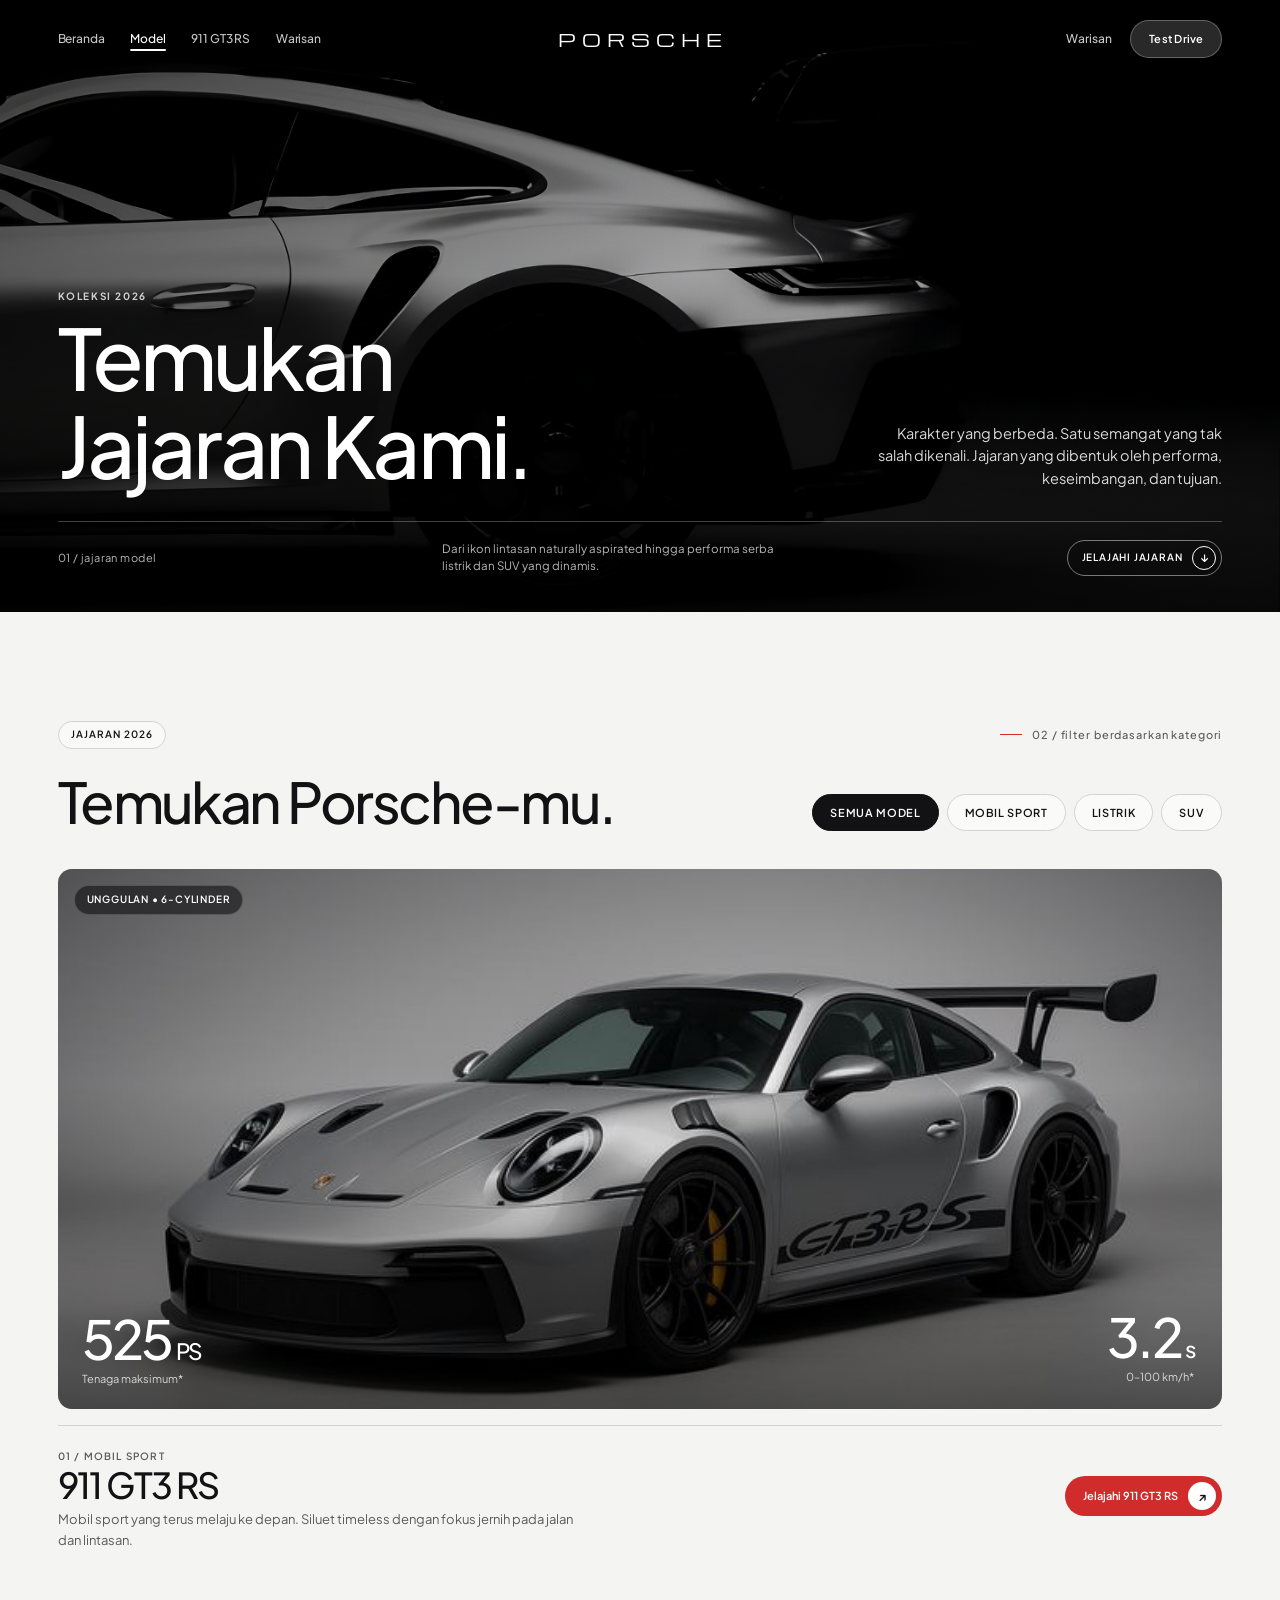
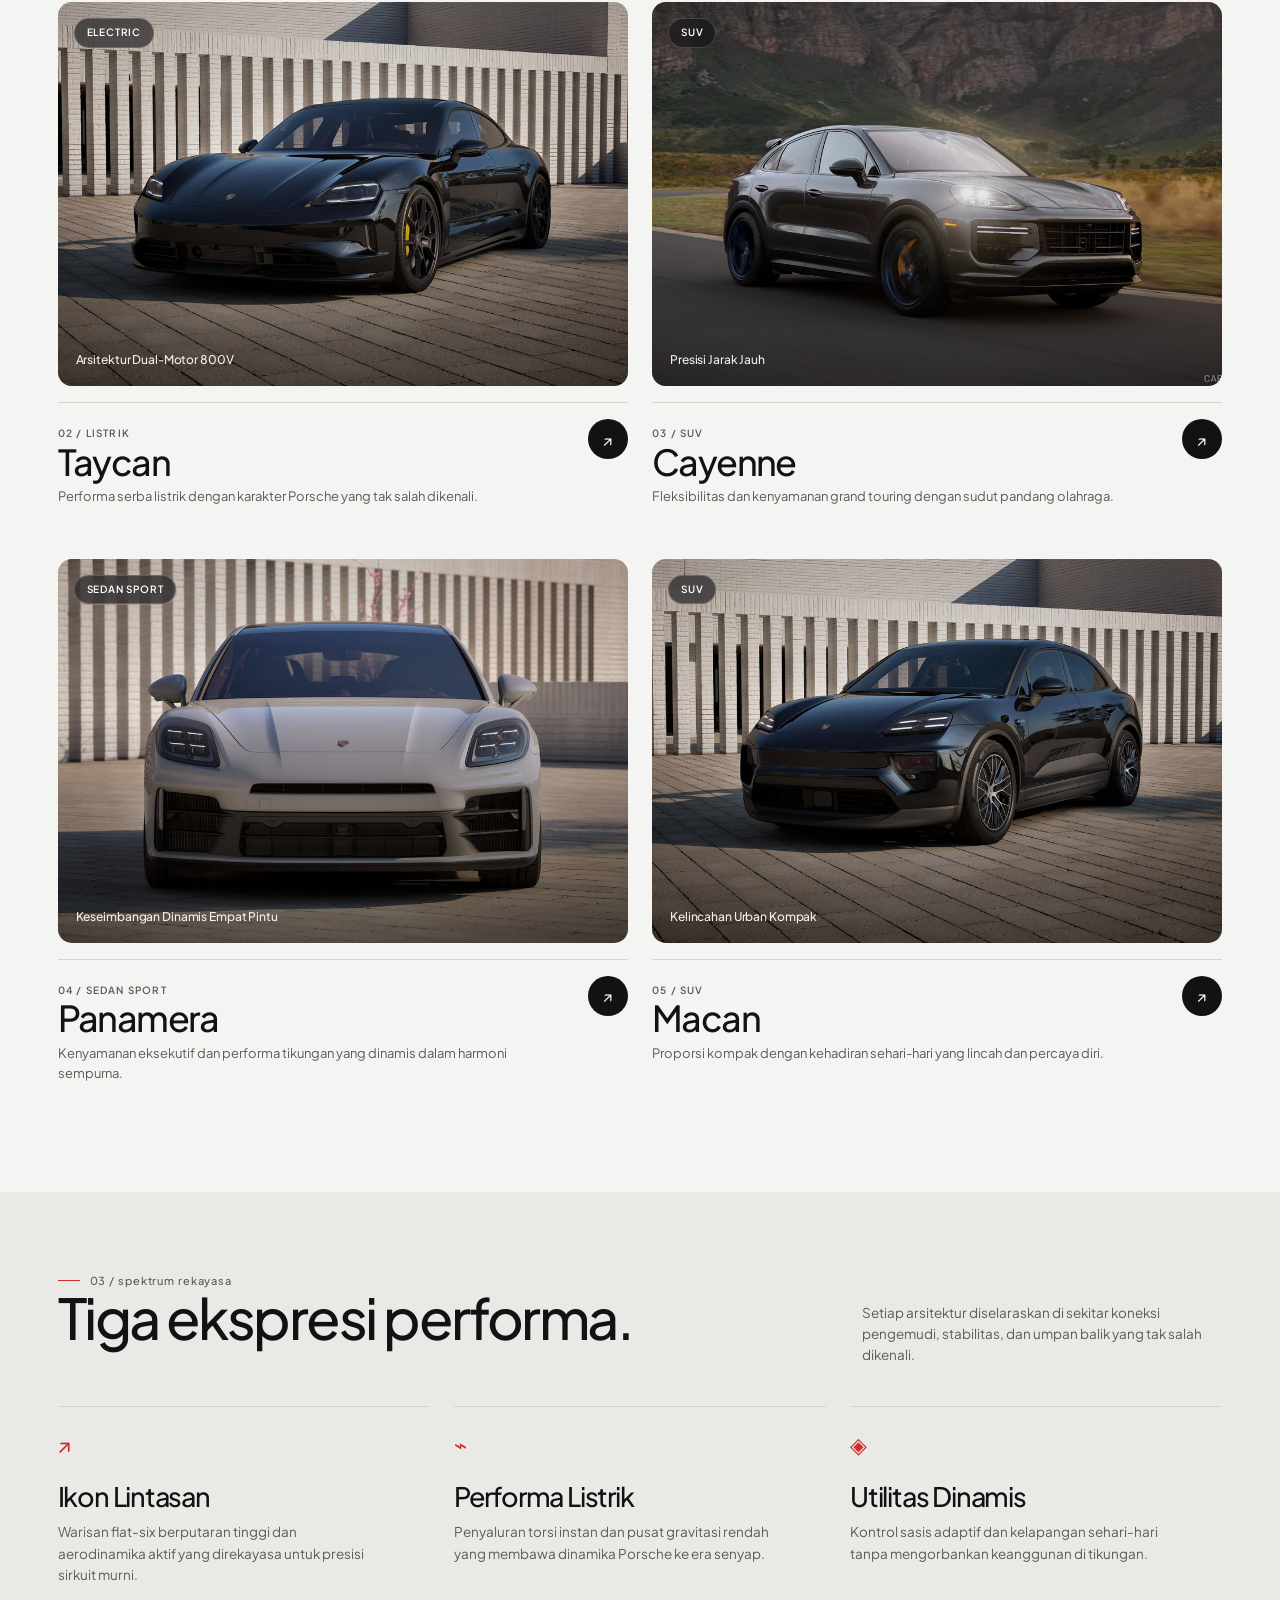
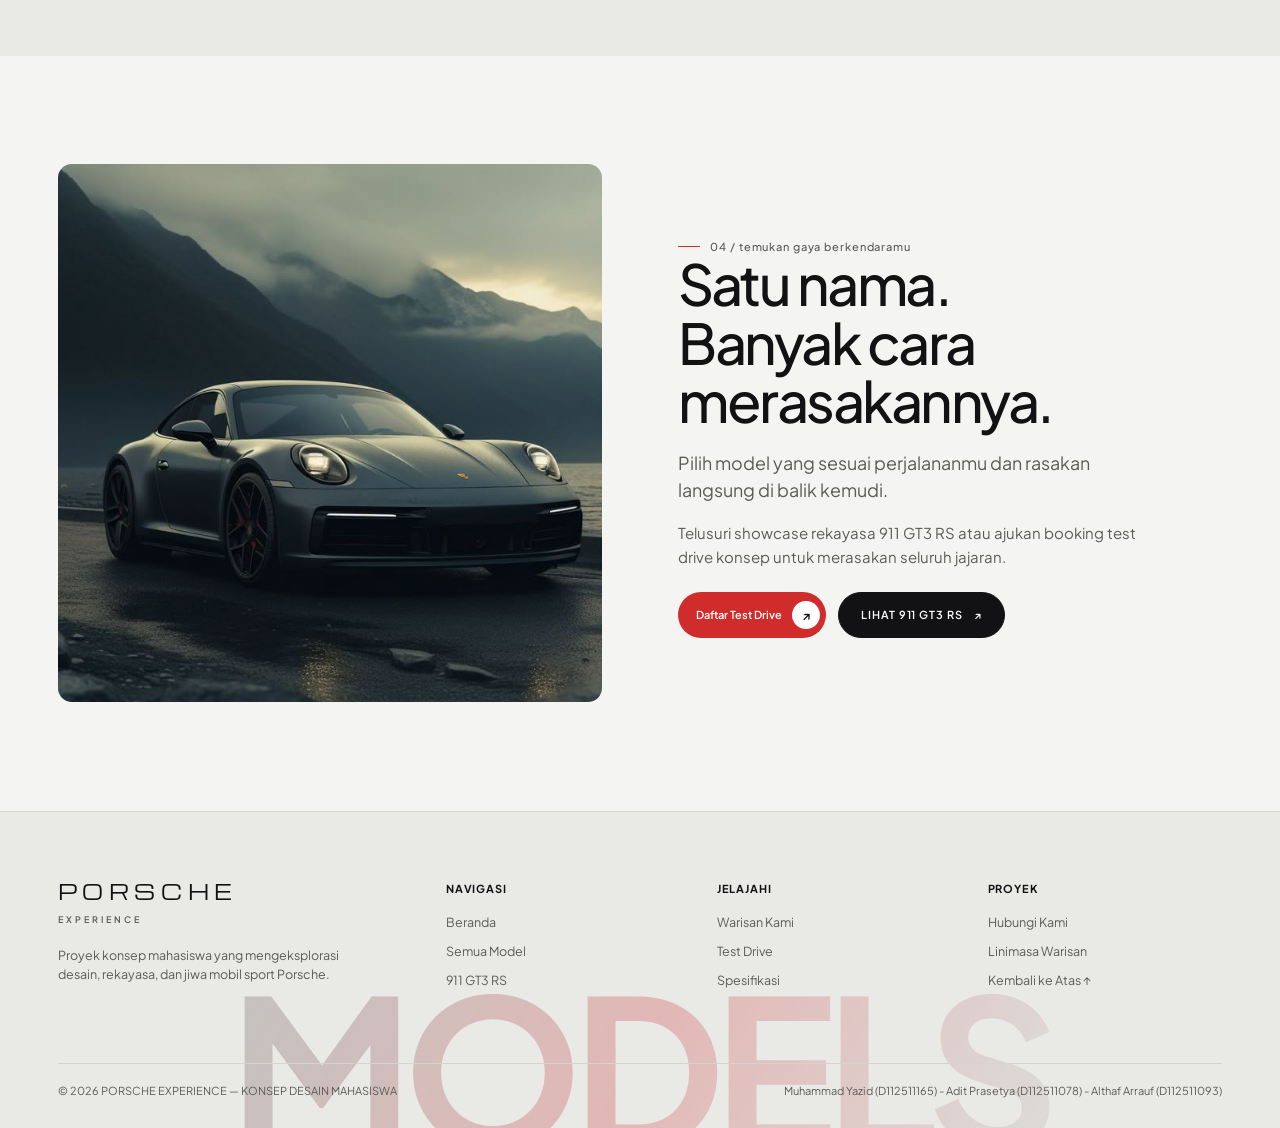
<file: models.html>
﻿<!doctype html>
<html lang="en">

<head>
  <meta charset="utf-8">
  <meta name="viewport" content="width=device-width, initial-scale=1">
  <meta name="description" content="Temukan jajaran model Porsche.">
  <title>Model — Porsche Experience</title>
  <link rel="preconnect" href="https://fonts.googleapis.com">
  <link rel="preconnect" href="https://fonts.gstatic.com" crossorigin>
  <link href="https://fonts.googleapis.com/css2?family=Michroma&family=Plus+Jakarta+Sans:wght@400;500;600;700&display=swap" rel="stylesheet">
  <link rel="stylesheet" href="css/style.css">
</head>

<body id="top">
  <header class="site-header site-header--overlay">
    <div class="container nav-inner">
      <nav class="nav-links" aria-label="Main navigation">
        <a href="index.html">Beranda</a>
        <a href="models.html" aria-current="page">Model</a>
        <a href="detail.html">911 GT3 RS</a>
        <a href="legacy.html">Warisan</a>
      </nav>
      <a class="brand" href="index.html" aria-label="Porsche Experience home">PORSCHE</a>
      <div class="nav-actions">
        <a class="nav-aux" href="legacy.html">Warisan</a>
        <a class="nav-cta" href="test-drive.html">Test Drive</a>
      </div>
    </div>
  </header>

  <main>
    <section class="models-hero">
      <img src="assets/car/porsche.jpeg"
        alt="Porsche lineup driving through a mountain pass">
      <div class="models-hero-inner">
        <div class="models-hero-row">
          <div>
            <div class="eyebrow">Koleksi 2026</div>
            <h1>Temukan<br>Jajaran Kami.</h1>
          </div>
          <p class="models-hero-copy">Karakter yang berbeda. Satu semangat yang tak salah dikenali. Jajaran yang dibentuk oleh performa, keseimbangan, dan tujuan.</p>
        </div>
        <div class="hero-bottom">
          <span class="hero-index">01 / jajaran model</span>
          <p class="hero-bottom-note">Dari ikon lintasan naturally aspirated hingga performa serba listrik dan SUV yang dinamis.</p>
          <a class="scroll-pill" href="#catalog">Jelajahi Jajaran <span aria-hidden="true">↓</span></a>
        </div>
      </div>
    </section>

    <section id="catalog" class="section">
      <div class="container">
        <input class="filter-radio" type="radio" name="model-filter" id="f-all" checked>
        <input class="filter-radio" type="radio" name="model-filter" id="f-sports">
        <input class="filter-radio" type="radio" name="model-filter" id="f-electric">
        <input class="filter-radio" type="radio" name="model-filter" id="f-suv">

        <div class="section-meta-bar">
          <span class="pill-tag">Jajaran 2026</span>
          <span class="kicker">02 / filter berdasarkan kategori</span>
        </div>

        <div class="catalog-head">
          <h2>Temukan Porsche-mu.</h2>
          <div class="filter-row" role="group" aria-label="Filter model berdasarkan kategori">
            <label class="filter-pill" for="f-all">Semua Model</label>
            <label class="filter-pill" for="f-sports">Mobil Sport</label>
            <label class="filter-pill" for="f-electric">Listrik</label>
            <label class="filter-pill" for="f-suv">SUV</label>
          </div>
        </div>

        <div class="model-grid">
          <article class="model-card wide" data-category="sports">
            <a href="detail.html">
              <div class="model-photo">
                <img src="assets/car/911.jpg"
                  alt="Porsche 911 GT3 RS">
                <span class="model-photo-badge">Unggulan • 6-Cylinder</span>
                <div class="banner-stat banner-stat--bl" style="left:24px;bottom:22px;">
                  <div class="banner-stat-num">525<span>PS</span></div>
                  <div class="banner-stat-sub">Tenaga maksimum*</div>
                </div>
                <div class="banner-stat banner-stat--br">
                  <div class="banner-stat-num">3.2<span>s</span></div>
                  <div class="banner-stat-sub">0–100 km/h*</div>
                </div>
              </div>
            </a>
            <div class="model-meta">
              <div>
                <span class="model-index">01 / Mobil Sport</span>
                <h3 class="model-title">911 GT3 RS</h3>
                <p>Mobil sport yang terus melaju ke depan. Siluet timeless dengan fokus jernih pada jalan dan lintasan.</p>
              </div>
              <a class="btn-pill-arrow" href="detail.html">Jelajahi 911 GT3 RS <span class="badge-icon" aria-hidden="true">↗</span></a>
            </div>
          </article>

          <article class="model-card" data-category="electric">
            <a href="test-drive.html">
              <div class="model-photo">
                <img src="assets/car/taycan.jpg"
                  alt="Porsche Taycan electric sports car">
                <span class="model-photo-badge">Electric</span>
                <span class="model-photo-chip">Arsitektur Dual-Motor 800V</span>
              </div>
            </a>
            <div class="model-meta">
              <div>
                <span class="model-index">02 / Listrik</span>
                <h3 class="model-title">Taycan</h3>
                <p>Performa serba listrik dengan karakter Porsche yang tak salah dikenali.</p>
              </div>
              <a class="circle-link" href="test-drive.html" aria-label="Daftar test drive Taycan"><span aria-hidden="true">↗</span></a>
            </div>
          </article>

          <article class="model-card" data-category="suv">
            <a href="test-drive.html">
              <div class="model-photo">
                <img src="assets/car/Cayenne.jpg"
                  alt="Porsche Cayenne performance SUV">
                <span class="model-photo-badge">SUV</span>
                <span class="model-photo-chip">Presisi Jarak Jauh</span>
              </div>
            </a>
            <div class="model-meta">
              <div>
                <span class="model-index">03 / SUV</span>
                <h3 class="model-title">Cayenne</h3>
                <p>Fleksibilitas dan kenyamanan grand touring dengan sudut pandang olahraga.</p>
              </div>
              <a class="circle-link" href="test-drive.html" aria-label="Daftar test drive Cayenne"><span aria-hidden="true">↗</span></a>
            </div>
          </article>

          <article class="model-card" data-category="sports">
            <a href="test-drive.html">
              <div class="model-photo">
                <img src="assets/car/Panamera.jpg"
                  alt="Porsche Panamera luxury sport sedan">
                <span class="model-photo-badge">Sedan Sport</span>
                <span class="model-photo-chip">Keseimbangan Dinamis Empat Pintu</span>
              </div>
            </a>
            <div class="model-meta">
              <div>
                <span class="model-index">04 / Sedan Sport</span>
                <h3 class="model-title">Panamera</h3>
                <p>Kenyamanan eksekutif dan performa tikungan yang dinamis dalam harmoni sempurna.</p>
              </div>
              <a class="circle-link" href="test-drive.html" aria-label="Daftar test drive Panamera"><span aria-hidden="true">↗</span></a>
            </div>
          </article>

          <article class="model-card" data-category="suv">
            <a href="test-drive.html">
              <div class="model-photo">
                <img src="assets/car/macan.jpg"
                  alt="Porsche Macan compact SUV">
                <span class="model-photo-badge">SUV</span>
                <span class="model-photo-chip">Kelincahan Urban Kompak</span>
              </div>
            </a>
            <div class="model-meta">
              <div>
                <span class="model-index">05 / SUV</span>
                <h3 class="model-title">Macan</h3>
                <p>Proporsi kompak dengan kehadiran sehari-hari yang lincah dan percaya diri.</p>
              </div>
              <a class="circle-link" href="test-drive.html" aria-label="Daftar test drive Macan"><span aria-hidden="true">↗</span></a>
            </div>
          </article>
        </div>
      </div>
    </section>

    <section class="section-tight section-surface">
      <div class="container">
        <div class="section-head">
          <div>
            <div class="kicker">03 / spektrum rekayasa</div>
            <h2>Tiga ekspresi performa.</h2>
          </div>
          <p>Setiap arsitektur diselaraskan di sekitar koneksi pengemudi, stabilitas, dan umpan balik yang tak salah dikenali.</p>
        </div>
        <div class="feature-grid">
          <div class="feature">
            <div class="feature-icon" aria-hidden="true">↗</div>
            <h3>Ikon Lintasan</h3>
            <p>Warisan flat-six berputaran tinggi dan aerodinamika aktif yang direkayasa untuk presisi sirkuit murni.</p>
          </div>
          <div class="feature">
            <div class="feature-icon" aria-hidden="true">⌁</div>
            <h3>Performa Listrik</h3>
            <p>Penyaluran torsi instan dan pusat gravitasi rendah yang membawa dinamika Porsche ke era senyap.</p>
          </div>
          <div class="feature">
            <div class="feature-icon" aria-hidden="true">◈</div>
            <h3>Utilitas Dinamis</h3>
            <p>Kontrol sasis adaptif dan kelapangan sehari-hari tanpa mengorbankan keanggunan di tikungan.</p>
          </div>
        </div>
      </div>
    </section>

    <section class="section">
      <div class="container split">
        <div class="split-image">
          <img src="assets/car/2.jpg"
            alt="Sports car on winding road">
        </div>
        <div class="copy-block">
          <div class="kicker">04 / temukan gaya berkendaramu</div>
          <h2>Satu nama.<br>Banyak cara merasakannya.</h2>
          <p class="lead">Pilih model yang sesuai perjalananmu dan rasakan langsung di balik kemudi.</p>
          <p>Telusuri showcase rekayasa 911 GT3 RS atau ajukan booking test drive konsep untuk merasakan seluruh jajaran.</p>
          <div style="display:flex;flex-wrap:wrap;gap:12px;margin-top:24px;">
            <a class="btn-pill-arrow" href="test-drive.html">Daftar Test Drive <span class="badge-icon" aria-hidden="true">↗</span></a>
            <a class="btn btn-dark" href="detail.html">Lihat 911 GT3 RS <span aria-hidden="true">↗</span></a>
          </div>
        </div>
      </div>
    </section>
  </main>

  <footer class="site-footer">
    <div class="container">
      <div class="footer-top">
        <div>
          <div class="footer-brand">PORSCHE<span>EXPERIENCE</span></div>
          <p class="footer-about">Proyek konsep mahasiswa yang mengeksplorasi desain, rekayasa, dan jiwa mobil sport Porsche.</p>
        </div>
        <div class="footer-col">
          <h4>Navigasi</h4>
          <a href="index.html">Beranda</a>
          <a href="models.html">Semua Model</a>
          <a href="detail.html">911 GT3 RS</a>
        </div>
        <div class="footer-col">
          <h4>Jelajahi</h4>
          <a href="legacy.html">Warisan Kami</a>
          <a href="test-drive.html">Test Drive</a>
          <a href="detail.html#specs">Spesifikasi</a>
        </div>
        <div class="footer-col">
          <h4>Proyek</h4>
          <a href="test-drive.html">Hubungi Kami</a>
          <a href="legacy.html">Linimasa Warisan</a>
          <a href="#top">Kembali ke Atas ↑</a>
        </div>
      </div>
      <div class="footer-bottom">
        <span>© 2026 PORSCHE EXPERIENCE — KONSEP DESAIN MAHASISWA</span>
        <span>Muhammad Yazid (D112511165) - Adit Prasetya (D112511078) - Althaf Arrauf (D112511093)</span>
      </div>
    </div>
    <div class="footer-watermark" aria-hidden="true">MODELS</div>
  </footer>
</body>

</html>
</file>
<file: css/style.css>
:root {
  --ink: #121214;
  --paper: #f4f4f2;
  --white: #ffffff;
  --surface: #e9e9e6;
  --surface-deep: #deded9;
  --muted: #5b5b57;
  --line: #d4d4ce;
  --red: #d12c2c;
  --red-hover: #b01e1e;
  --dark: #0e0e10;
  --container: 1380px;
  --gutter: clamp(20px, 4.5vw, 64px);
  --space: clamp(64px, 8.5vw, 118px);
  --radius-sm: 8px;
  --radius-md: 14px;
  --radius-lg: 18px;
  --font-sans: "Plus Jakarta Sans", -apple-system, BlinkMacSystemFont, "Segoe UI", Roboto, Helvetica, Arial, sans-serif;
  --font-brand: "Michroma", "Plus Jakarta Sans", Arial, sans-serif;
}

*,
*::before,
*::after {
  box-sizing: border-box;
}

html {
  scroll-behavior: smooth;
}

body {
  margin: 0;
  background: var(--paper);
  color: var(--ink);
  font-family: var(--font-sans);
  font-size: 15px;
  line-height: 1.58;
  -webkit-font-smoothing: antialiased;
  -moz-osx-font-smoothing: grayscale;
}

img {
  display: block;
  width: 100%;
  height: 100%;
  object-fit: cover;
}

a {
  color: inherit;
  text-decoration: none;
}

button,
input,
select,
textarea {
  font: inherit;
}

:focus-visible {
  outline: 2px solid var(--red);
  outline-offset: 3px;
}

.sr-only {
  position: absolute;
  width: 1px;
  height: 1px;
  padding: 0;
  margin: -1px;
  overflow: hidden;
  clip: rect(0, 0, 0, 0);
  white-space: nowrap;
  border: 0;
}

.container {
  width: min(100% - (var(--gutter) * 2), var(--container));
  margin-inline: auto;
}

/* Typography & Editorial Markers */
h1,
h2,
h3,
h4,
p {
  margin-top: 0;
}

h1,
h2,
h3 {
  font-weight: 500;
  letter-spacing: -0.045em;
  line-height: 1.04;
}

h1 {
  font-size: clamp(44px, 6.8vw, 96px);
  margin-bottom: 20px;
}

h2 {
  font-size: clamp(32px, 4.4vw, 58px);
  margin-bottom: 18px;
}

h3 {
  font-size: clamp(20px, 2.1vw, 28px);
  margin-bottom: 10px;
}

.lead {
  font-size: clamp(16px, 1.4vw, 19px);
  line-height: 1.52;
  max-width: 560px;
}

.small {
  font-size: 12.5px;
  color: var(--muted);
  line-height: 1.55;
}

.eyebrow {
  font-size: 10px;
  letter-spacing: 0.16em;
  text-transform: uppercase;
  color: var(--muted);
  font-weight: 700;
}

.kicker {
  display: inline-flex;
  align-items: center;
  gap: 10px;
  font-size: 11px;
  letter-spacing: 0.08em;
  text-transform: lowercase;
  color: var(--muted);
  font-weight: 500;
}

.kicker::before {
  content: "";
  width: 22px;
  height: 1px;
  background: var(--red);
}

.pill-tag {
  display: inline-flex;
  align-items: center;
  gap: 6px;
  padding: 5px 12px;
  border: 1px solid var(--line);
  border-radius: 99px;
  font-size: 10px;
  font-weight: 600;
  letter-spacing: 0.1em;
  text-transform: uppercase;
  color: var(--ink);
  background: rgba(255, 255, 255, 0.5);
}

.section {
  padding-block: var(--space);
}

.section-tight {
  padding-block: clamp(44px, 5.5vw, 76px);
}

.section-surface {
  background: var(--surface);
}

.section-head {
  display: flex;
  justify-content: space-between;
  align-items: flex-end;
  gap: 32px;
  margin-bottom: 40px;
}

.section-head p {
  max-width: 360px;
  margin: 0;
  color: var(--muted);
  font-size: 13.5px;
}

.section-meta-bar {
  display: flex;
  justify-content: space-between;
  align-items: center;
  gap: 16px;
  margin-bottom: 24px;
}

.rule {
  border: 0;
  border-top: 1px solid var(--line);
  margin: 0;
}

/* Header & Navigation (3-zone reference layout) */
.site-header {
  height: 78px;
  display: flex;
  align-items: center;
  z-index: 30;
  width: 100%;
}

.site-header--overlay {
  position: absolute;
  top: 0;
  left: 0;
  right: 0;
  background: linear-gradient(180deg, rgba(0, 0, 0, 0.45) 0%, transparent 100%);
  color: var(--white);
}

.site-header--light {
  position: sticky;
  top: 0;
  background: rgba(244, 244, 242, 0.9);
  backdrop-filter: blur(12px);
  -webkit-backdrop-filter: blur(12px);
  border-bottom: 1px solid var(--line);
  color: var(--ink);
}

.nav-inner {
  display: grid;
  grid-template-columns: 1fr auto 1fr;
  align-items: center;
  gap: 20px;
}

.nav-links {
  display: flex;
  align-items: center;
  gap: clamp(14px, 2vw, 26px);
}

.nav-links a {
  font-size: 12px;
  font-weight: 500;
  letter-spacing: -0.01em;
  opacity: 0.78;
  transition: opacity 0.2s, color 0.2s;
  white-space: nowrap;
}

.nav-links a:hover,
.nav-links a[aria-current="page"] {
  opacity: 1;
}

.site-header--light .nav-links a[aria-current="page"] {
  color: var(--red);
  font-weight: 600;
}

.site-header--overlay .nav-links a[aria-current="page"] {
  text-decoration: underline;
  text-underline-offset: 6px;
  text-decoration-thickness: 1.5px;
}

.brand {
  justify-self: center;
  font-family: var(--font-brand);
  font-size: clamp(14px, 1.5vw, 18px);
  font-weight: 400;
  letter-spacing: 0.34em;
  text-indent: 0.34em;
  text-transform: uppercase;
  white-space: nowrap;
  line-height: 1;
}

.nav-actions {
  justify-self: end;
  display: flex;
  align-items: center;
  gap: 18px;
}

.nav-aux {
  font-size: 12px;
  font-weight: 500;
  opacity: 0.8;
  transition: opacity 0.2s;
}

.nav-aux:hover {
  opacity: 1;
}

.nav-cta {
  display: inline-flex;
  align-items: center;
  gap: 8px;
  font-size: 11px;
  font-weight: 600;
  letter-spacing: 0.02em;
  padding: 9px 18px;
  border-radius: 99px;
  transition: background 0.2s, color 0.2s, border-color 0.2s;
  white-space: nowrap;
}

.site-header--overlay .nav-cta {
  background: rgba(255, 255, 255, 0.16);
  backdrop-filter: blur(10px);
  -webkit-backdrop-filter: blur(10px);
  border: 1px solid rgba(255, 255, 255, 0.28);
  color: var(--white);
}

.site-header--overlay .nav-cta:hover {
  background: var(--white);
  color: var(--ink);
}

.site-header--light .nav-cta {
  background: var(--ink);
  border: 1px solid var(--ink);
  color: var(--white);
}

.site-header--light .nav-cta:hover {
  background: var(--red);
  border-color: var(--red);
}

/* Buttons & Circular Badges */
.btn {
  display: inline-flex;
  align-items: center;
  justify-content: center;
  gap: 12px;
  padding: 13px 22px;
  border: 1px solid var(--ink);
  border-radius: 99px;
  font-size: 11px;
  letter-spacing: 0.08em;
  text-transform: uppercase;
  font-weight: 600;
  cursor: pointer;
  transition: background 0.2s, color 0.2s, border-color 0.2s, transform 0.2s;
}

.btn-dark {
  background: var(--ink);
  color: var(--white);
}

.btn-dark:hover {
  background: var(--red);
  border-color: var(--red);
}

.btn-outline-light {
  background: rgba(255, 255, 255, 0.12);
  backdrop-filter: blur(8px);
  -webkit-backdrop-filter: blur(8px);
  border-color: rgba(255, 255, 255, 0.45);
  color: var(--white);
}

.btn-outline-light:hover {
  background: var(--white);
  border-color: var(--white);
  color: var(--ink);
}

.btn-red {
  background: var(--red);
  border-color: var(--red);
  color: var(--white);
}

.btn-red:hover {
  background: var(--red-hover);
  border-color: var(--red-hover);
}

.btn-pill-arrow {
  display: inline-flex;
  align-items: center;
  gap: 10px;
  padding: 6px 6px 6px 18px;
  border-radius: 99px;
  font-size: 11px;
  font-weight: 600;
  background: var(--red);
  color: var(--white);
  transition: background 0.2s;
}

.btn-pill-arrow:hover {
  background: var(--red-hover);
}

.btn-pill-arrow .badge-icon {
  width: 28px;
  height: 28px;
  border-radius: 50%;
  background: var(--white);
  color: var(--ink);
  display: grid;
  place-items: center;
  font-size: 13px;
}

.text-link-light {
  display: inline-flex;
  align-items: center;
  gap: 8px;
  font-size: 12.5px;
  font-weight: 600;
  color: var(--white);
  padding-bottom: 4px;
  border-bottom: 1px solid rgba(255, 255, 255, 0.7);
  transition: border-color 0.2s, opacity 0.2s;
}

.text-link-light:hover {
  border-color: var(--white);
  opacity: 0.85;
}

.circle-link {
  width: 40px;
  height: 40px;
  border-radius: 50%;
  display: inline-grid;
  place-items: center;
  background: var(--ink);
  color: var(--white);
  font-size: 16px;
  flex-shrink: 0;
  transition: background 0.2s, transform 0.2s;
}

.circle-link:hover {
  background: var(--red);
  transform: rotate(45deg);
}

/* Home Hero (Reference Left Panel) */
.hero {
  position: relative;
  min-height: clamp(640px, 94svh, 880px);
  background: var(--dark);
  color: var(--white);
  overflow: hidden;
  display: flex;
  flex-direction: column;
  justify-content: space-between;
}

.hero > img,
.hero-video {
  position: absolute;
  inset: 0;
  width: 100%;
  height: 100%;
  object-fit: cover;
  object-position: center 56%;
  pointer-events: none;
  z-index: 0;
}

.hero::after {
  content: "";
  position: absolute;
  inset: 0;
  z-index: 1;
  background:
    linear-gradient(180deg, rgba(0, 0, 0, 0.48) 0%, rgba(0, 0, 0, 0.14) 42%, rgba(0, 0, 0, 0.86) 100%),
    linear-gradient(90deg, rgba(0, 0, 0, 0.5) 0%, transparent 62%);
}

.hero-inner {
  position: relative;
  z-index: 2;
  width: min(100% - (var(--gutter) * 2), var(--container));
  margin-inline: auto;
  padding: 112px 0 32px;
  flex: 1;
  display: flex;
  flex-direction: column;
  justify-content: space-between;
}

.hero-top {
  max-width: 680px;
}

.hero-top h1 {
  font-size: clamp(46px, 6.4vw, 88px);
  font-weight: 500;
  letter-spacing: -0.045em;
  line-height: 1.01;
  margin-bottom: 0;
}

.hero-mid {
  display: flex;
  align-items: flex-end;
  justify-content: space-between;
  gap: 32px;
  margin-top: auto;
  padding-top: 120px;
  padding-bottom: 24px;
}

.hero-subcopy {
  max-width: 340px;
  text-align: right;
  font-size: clamp(14px, 1.3vw, 17px);
  line-height: 1.45;
  color: rgba(255, 255, 255, 0.9);
  margin: 0;
}

.hero-bottom {
  display: grid;
  grid-template-columns: auto 1fr auto;
  align-items: center;
  gap: 24px;
  padding-top: 18px;
  border-top: 1px solid rgba(255, 255, 255, 0.25);
}

.hero-index {
  font-size: 11px;
  color: rgba(255, 255, 255, 0.72);
  letter-spacing: 0.04em;
}

.hero-bottom-note {
  justify-self: center;
  max-width: 340px;
  font-size: 11.5px;
  line-height: 1.45;
  color: rgba(255, 255, 255, 0.72);
  margin: 0;
}

.scroll-pill {
  display: inline-flex;
  align-items: center;
  gap: 10px;
  padding: 5px 5px 5px 14px;
  border: 1px solid rgba(255, 255, 255, 0.45);
  border-radius: 99px;
  font-size: 10px;
  font-weight: 600;
  letter-spacing: 0.08em;
  text-transform: uppercase;
  color: var(--white);
  transition: background 0.2s, color 0.2s;
}

.scroll-pill:hover {
  background: var(--white);
  color: var(--ink);
}

.scroll-pill span {
  width: 24px;
  height: 24px;
  border-radius: 50%;
  border: 1px solid currentColor;
  display: grid;
  place-items: center;
  font-size: 12px;
}

/* Updates / Spirit Editorial Split (Reference Section 2) */
.split-updates {
  display: grid;
  grid-template-columns: 1.02fr 0.98fr;
  gap: clamp(32px, 5vw, 72px);
  align-items: stretch;
}

.updates-left {
  display: flex;
  flex-direction: column;
  justify-content: space-between;
  gap: 36px;
}

.updates-left h2 {
  font-size: clamp(32px, 3.8vw, 52px);
  max-width: 480px;
}

.mini-features {
  display: grid;
  grid-template-columns: 1fr 1fr;
  gap: 24px;
  padding-top: 24px;
  border-top: 1px solid var(--line);
}

.mini-feature-icon {
  color: var(--red);
  font-size: 20px;
  margin-bottom: 12px;
  line-height: 1;
}

.mini-feature h3 {
  font-size: 17px;
  font-weight: 600;
  letter-spacing: -0.02em;
  margin-bottom: 6px;
}

.mini-feature p {
  font-size: 12.5px;
  color: var(--muted);
  margin: 0;
  line-height: 1.5;
}

.quote-photo-card {
  position: relative;
  min-height: 440px;
  border-radius: var(--radius-md);
  overflow: hidden;
  background: var(--dark);
}

.quote-photo-card > img {
  position: absolute;
  inset: 0;
}

.glass-quote {
  position: absolute;
  left: 18px;
  bottom: 18px;
  right: 18px;
  max-width: 340px;
  padding: 18px 20px;
  border-radius: var(--radius-sm);
  background: rgba(18, 18, 22, 0.72);
  backdrop-filter: blur(14px);
  -webkit-backdrop-filter: blur(14px);
  border: 1px solid rgba(255, 255, 255, 0.14);
  color: var(--white);
}

.glass-quote-mark {
  display: inline-grid;
  place-items: center;
  width: 24px;
  height: 24px;
  border-radius: 6px;
  background: var(--red);
  color: var(--white);
  font-size: 15px;
  font-weight: 700;
  margin-bottom: 10px;
}

.glass-quote p {
  font-size: 12.5px;
  line-height: 1.5;
  color: rgba(255, 255, 255, 0.92);
  margin-bottom: 10px;
}

.glass-quote cite {
  font-style: normal;
  font-size: 11px;
  color: rgba(255, 255, 255, 0.65);
}

/* Generic Split Section */
.split {
  display: grid;
  grid-template-columns: 1fr 1fr;
  gap: clamp(28px, 6vw, 84px);
  align-items: center;
}

.split-image {
  height: clamp(320px, 42vw, 560px);
  overflow: hidden;
  border-radius: var(--radius-md);
}

.split-image img {
  transition: transform 0.65s ease;
}

.split-image:hover img {
  transform: scale(1.03);
}

.copy-block {
  max-width: 540px;
}

.copy-block p {
  color: var(--muted);
  max-width: 470px;
}

/* 3-Column Principles / Features */
.feature-grid {
  display: grid;
  grid-template-columns: repeat(3, 1fr);
  gap: 24px;
}

.feature {
  border-top: 1px solid var(--line);
  padding-top: 20px;
}

.feature-icon {
  color: var(--red);
  font-size: 22px;
  margin-bottom: 22px;
}

.feature p {
  font-size: 13.5px;
  color: var(--muted);
  max-width: 320px;
  margin-bottom: 0;
}

/* Model Catalog & Cards */
.models-hero {
  min-height: clamp(480px, 68svh, 660px);
  position: relative;
  overflow: hidden;
  background: var(--dark);
  color: var(--white);
  display: flex;
  flex-direction: column;
  justify-content: flex-end;
}

.models-hero > img {
  position: absolute;
  inset: 0;
  object-position: center 55%;
}

.models-hero::after {
  content: "";
  position: absolute;
  inset: 0;
  background:
    linear-gradient(180deg, rgba(0, 0, 0, 0.48) 0%, rgba(0, 0, 0, 0.14) 45%, rgba(0, 0, 0, 0.84) 100%),
    linear-gradient(90deg, rgba(0, 0, 0, 0.48) 0%, transparent 62%);
}

.models-hero-inner {
  position: relative;
  z-index: 2;
  width: min(100% - (var(--gutter) * 2), var(--container));
  margin-inline: auto;
  padding: 120px 0 36px;
}

.models-hero-row {
  display: flex;
  justify-content: space-between;
  align-items: flex-end;
  gap: 32px;
  margin-bottom: 32px;
}

.models-hero-row h1 {
  margin: 8px 0 0;
  font-size: clamp(46px, 6.6vw, 92px);
}

.models-hero-row .eyebrow {
  color: rgba(255, 255, 255, 0.78);
}

.models-hero-copy {
  max-width: 360px;
  margin: 0;
  color: rgba(255, 255, 255, 0.85);
  font-size: 14.5px;
  line-height: 1.55;
  text-align: right;
}

.catalog-head {
  display: flex;
  justify-content: space-between;
  align-items: flex-end;
  gap: 28px;
  margin-bottom: 38px;
  flex-wrap: wrap;
}

.catalog-head h2 {
  margin-bottom: 0;
}

.filter-radio {
  position: absolute;
  width: 1px;
  height: 1px;
  opacity: 0;
  pointer-events: none;
}

.filter-row {
  display: flex;
  gap: 8px;
  flex-wrap: wrap;
}

.filter-pill {
  padding: 9px 17px;
  border: 1px solid var(--line);
  border-radius: 99px;
  font-size: 11px;
  font-weight: 600;
  letter-spacing: 0.06em;
  text-transform: uppercase;
  background: rgba(255, 255, 255, 0.55);
  cursor: pointer;
  transition: background 0.2s, color 0.2s, border-color 0.2s;
  user-select: none;
}

.filter-pill:hover {
  border-color: var(--ink);
}

#f-all:checked ~ .catalog-head label[for="f-all"],
#f-sports:checked ~ .catalog-head label[for="f-sports"],
#f-electric:checked ~ .catalog-head label[for="f-electric"],
#f-suv:checked ~ .catalog-head label[for="f-suv"] {
  background: var(--ink);
  color: var(--white);
  border-color: var(--ink);
}

#f-all:focus-visible ~ .catalog-head label[for="f-all"],
#f-sports:focus-visible ~ .catalog-head label[for="f-sports"],
#f-electric:focus-visible ~ .catalog-head label[for="f-electric"],
#f-suv:focus-visible ~ .catalog-head label[for="f-suv"] {
  outline: 2px solid var(--red);
  outline-offset: 2px;
}

#f-sports:checked ~ .model-grid .model-card:not([data-category="sports"]),
#f-electric:checked ~ .model-grid .model-card:not([data-category="electric"]),
#f-suv:checked ~ .model-grid .model-card:not([data-category="suv"]) {
  display: none;
}

.model-grid {
  display: grid;
  grid-template-columns: repeat(2, minmax(0, 1fr));
  gap: 52px 24px;
}

.model-card {
  min-width: 0;
}

.model-photo {
  height: clamp(240px, 30vw, 420px);
  overflow: hidden;
  background: var(--dark);
  border-radius: var(--radius-md);
  position: relative;
}

.model-photo::after {
  content: "";
  position: absolute;
  inset: 0;
  background: linear-gradient(180deg, rgba(0, 0, 0, 0.12) 0%, transparent 40%, rgba(0, 0, 0, 0.58) 100%);
  pointer-events: none;
}

.model-photo img {
  transition: transform 0.65s ease;
}

.model-card:hover .model-photo img {
  transform: scale(1.04);
}

.model-photo-badge {
  position: absolute;
  top: 16px;
  left: 16px;
  z-index: 2;
  padding: 6px 12px;
  border-radius: 99px;
  background: rgba(18, 18, 22, 0.62);
  backdrop-filter: blur(10px);
  -webkit-backdrop-filter: blur(10px);
  border: 1px solid rgba(255, 255, 255, 0.18);
  color: var(--white);
  font-size: 10px;
  font-weight: 600;
  letter-spacing: 0.08em;
  text-transform: uppercase;
}

.model-photo-chip {
  position: absolute;
  left: 18px;
  bottom: 16px;
  z-index: 2;
  color: rgba(255, 255, 255, 0.92);
  font-size: 12px;
  font-weight: 500;
  letter-spacing: -0.01em;
}

.model-photo .banner-stat {
  z-index: 2;
  color: var(--white);
}

.model-meta {
  display: flex;
  justify-content: space-between;
  align-items: flex-start;
  gap: 20px;
  padding-top: 16px;
  border-top: 1px solid var(--line);
  margin-top: 16px;
}

.model-meta p {
  font-size: 13px;
  color: var(--muted);
  margin: 6px 0 0;
  max-width: 520px;
}

.model-title {
  font-size: clamp(26px, 2.8vw, 38px);
  letter-spacing: -0.045em;
  margin: 0;
}

.model-index {
  font-size: 10px;
  color: var(--muted);
  letter-spacing: 0.12em;
  text-transform: uppercase;
  font-weight: 600;
}

.model-card.wide {
  grid-column: 1 / -1;
}

.model-card.wide .model-photo {
  height: clamp(300px, 44vw, 540px);
}

.model-card.wide .model-meta {
  align-items: center;
}

/* Subpage Intro */
.page-intro {
  padding: clamp(44px, 6vw, 84px) 0 44px;
}

.page-intro .intro-row {
  display: flex;
  justify-content: space-between;
  align-items: flex-end;
  gap: 40px;
  margin-top: 12px;
}

.page-intro .lead {
  max-width: 420px;
  color: var(--muted);
  margin-bottom: 8px;
}

/* Detail Hero */
.detail-hero {
  min-height: clamp(500px, 72svh, 700px);
  position: relative;
  overflow: hidden;
  background: var(--dark);
  color: var(--white);
  display: flex;
  align-items: flex-end;
}

.detail-hero > img {
  position: absolute;
  inset: 0;
}

.detail-hero::after {
  content: "";
  position: absolute;
  inset: 0;
  background: linear-gradient(180deg, rgba(0, 0, 0, 0.45) 0%, rgba(0, 0, 0, 0.15) 45%, rgba(0, 0, 0, 0.8) 100%);
}

.detail-hero-content {
  position: relative;
  z-index: 2;
  width: min(100% - (var(--gutter) * 2), var(--container));
  margin-inline: auto;
  padding: 120px 0 42px;
  display: flex;
  justify-content: space-between;
  align-items: flex-end;
  gap: 30px;
}

.detail-hero h1 {
  font-size: clamp(48px, 7.5vw, 108px);
  margin: 8px 0 0;
}

.detail-hero .eyebrow {
  color: rgba(255, 255, 255, 0.8);
}

.breadcrumb {
  font-size: 11px;
  letter-spacing: 0.08em;
  text-transform: uppercase;
  color: var(--muted);
  padding: 20px 0 0;
}

.breadcrumb a:hover {
  color: var(--red);
}

/* Spec Grid */
.spec-grid {
  display: grid;
  grid-template-columns: repeat(4, 1fr);
  border-top: 1px solid var(--line);
  border-bottom: 1px solid var(--line);
}

.spec {
  padding: 28px 22px 30px 0;
  border-right: 1px solid var(--line);
}

.spec:not(:first-child) {
  padding-left: 22px;
}

.spec:last-child {
  border-right: 0;
}

.spec-value {
  font-size: clamp(38px, 4.8vw, 64px);
  font-weight: 500;
  letter-spacing: -0.055em;
  line-height: 1;
  margin-bottom: 10px;
}

.spec-value sup {
  font-size: 0.36em;
  color: var(--red);
  vertical-align: top;
  font-weight: 600;
}

.spec-unit {
  font-size: 0.44em;
  letter-spacing: -0.02em;
}

.spec-label {
  font-size: 11px;
  text-transform: uppercase;
  letter-spacing: 0.08em;
  color: var(--muted);
  font-weight: 500;
}

/* Accordion Chapters (Reference Center Panel) */
.chapter-list {
  border-top: 1px solid var(--line);
}

.chapter {
  border-bottom: 1px solid var(--line);
}

.chapter summary {
  list-style: none;
  cursor: pointer;
  display: grid;
  grid-template-columns: 76px 1fr 38px;
  align-items: center;
  gap: 18px;
  padding: 22px 0;
}

.chapter summary::-webkit-details-marker {
  display: none;
}

.chapter-num {
  font-size: 11px;
  color: var(--muted);
  font-weight: 500;
}

.chapter-title {
  font-size: clamp(20px, 2.8vw, 34px);
  font-weight: 500;
  letter-spacing: -0.04em;
}

.chapter summary .circle-link {
  width: 34px;
  height: 34px;
  font-size: 14px;
}

.chapter[open] summary .circle-link {
  background: var(--red);
  transform: rotate(45deg);
}

.chapter-body {
  padding: 4px 0 34px;
}

.chapter-split {
  display: grid;
  grid-template-columns: 1fr 1fr;
  gap: 32px;
  padding-left: 94px;
  align-items: center;
}

.chapter-split p {
  color: var(--muted);
  font-size: 14px;
  margin: 0;
}

.chapter-split img {
  height: 250px;
  border-radius: var(--radius-md);
}

/* Reference Feature Showcase Card inside Open Chapter */
.chapter-showcase-banner {
  position: relative;
  height: clamp(260px, 34vw, 390px);
  border-radius: var(--radius-md);
  overflow: hidden;
  background: var(--dark);
  color: var(--white);
  margin-bottom: 28px;
}

.chapter-showcase-banner > img {
  position: absolute;
  inset: 0;
}

.chapter-showcase-banner::after {
  content: "";
  position: absolute;
  inset: 0;
  background: linear-gradient(120deg, rgba(0, 0, 0, 0.52) 0%, rgba(0, 0, 0, 0.1) 50%, rgba(0, 0, 0, 0.62) 100%);
}

.banner-stat {
  position: absolute;
  z-index: 2;
}

.banner-stat--tl {
  top: 24px;
  left: 28px;
}

.banner-stat--br {
  right: 28px;
  bottom: 24px;
  text-align: right;
}

.banner-stat-num {
  font-size: clamp(34px, 4.2vw, 56px);
  font-weight: 500;
  letter-spacing: -0.05em;
  line-height: 1;
}

.banner-stat-num span {
  font-size: 0.42em;
  font-weight: 500;
  margin-left: 4px;
}

.banner-stat-sub {
  font-size: 11px;
  color: rgba(255, 255, 255, 0.78);
  margin-top: 4px;
}

.chapter-detail-grid {
  display: grid;
  grid-template-columns: 0.85fr 1.15fr;
  gap: 32px;
  align-items: start;
}

.chapter-stat-col {
  display: flex;
  flex-direction: column;
  justify-content: space-between;
  gap: 36px;
}

.big-metric {
  font-size: clamp(44px, 5vw, 68px);
  font-weight: 500;
  letter-spacing: -0.055em;
  line-height: 1;
  margin-bottom: 6px;
}

.big-metric sup {
  font-size: 0.45em;
  color: var(--red);
  vertical-align: super;
}

.chapter-copy-headline {
  font-size: clamp(20px, 2.2vw, 28px);
  font-weight: 500;
  letter-spacing: -0.035em;
  line-height: 1.24;
  margin-bottom: 24px;
}

.chapter-copy-subgrid {
  display: grid;
  grid-template-columns: 0.65fr 1.35fr;
  gap: 20px;
  align-items: start;
}

.chapter-copy-subgrid p {
  font-size: 12.5px;
  color: var(--muted);
  margin-bottom: 18px;
}

/* Gallery Grid (Reference Section 4) */
.gallery-cards {
  display: grid;
  grid-template-columns: 1.35fr 0.85fr 0.85fr;
  gap: 20px;
}

.gallery-card-title {
  font-size: 15px;
  font-weight: 600;
  letter-spacing: -0.02em;
  margin-bottom: 12px;
}

.gallery-media {
  position: relative;
  height: 290px;
  border-radius: var(--radius-md);
  overflow: hidden;
  background: var(--dark);
}

.gallery-media img {
  transition: transform 0.6s ease;
}

.gallery-card:hover .gallery-media img {
  transform: scale(1.04);
}

.gallery-red-badge {
  position: absolute;
  top: 50%;
  left: 50%;
  transform: translate(-50%, -50%);
  width: 48px;
  height: 48px;
  border-radius: 50%;
  background: var(--red);
  color: var(--white);
  display: grid;
  place-items: center;
  font-size: 18px;
  box-shadow: 0 10px 24px rgba(0, 0, 0, 0.28);
  transition: transform 0.2s, background 0.2s;
}

.gallery-card:hover .gallery-red-badge {
  transform: translate(-50%, -50%) scale(1.08);
  background: var(--red-hover);
}

.gallery-caption {
  font-size: 11px;
  color: var(--muted);
  margin-top: 10px;
}

/* Legacy Hero & Timeline */
.legacy-hero {
  min-height: clamp(520px, 75svh, 700px);
  position: relative;
  background: var(--dark);
  color: var(--white);
  display: flex;
  align-items: flex-end;
  overflow: hidden;
}

.legacy-hero > img {
  position: absolute;
  inset: 0;
}

.legacy-hero::after {
  content: "";
  position: absolute;
  inset: 0;
  background: linear-gradient(180deg, rgba(0, 0, 0, 0.45) 0%, rgba(0, 0, 0, 0.14) 45%, rgba(0, 0, 0, 0.8) 100%);
}

.legacy-hero .container {
  position: relative;
  z-index: 2;
  padding-block: 120px 48px;
}

.legacy-hero .eyebrow {
  color: rgba(255, 255, 255, 0.82);
  margin-bottom: 10px;
}

.legacy-hero p {
  max-width: 480px;
  color: rgba(255, 255, 255, 0.88);
}

.quote-block {
  padding: clamp(64px, 9vw, 118px) 0;
  text-align: center;
}

.quote-block blockquote {
  font-size: clamp(28px, 4.5vw, 58px);
  font-weight: 500;
  line-height: 1.08;
  letter-spacing: -0.045em;
  max-width: 960px;
  margin: 18px auto;
}

.quote-block cite {
  font-size: 10px;
  font-style: normal;
  letter-spacing: 0.15em;
  text-transform: uppercase;
  color: var(--muted);
}

.timeline {
  border-top: 1px solid var(--line);
}

.timeline-item {
  display: grid;
  grid-template-columns: 120px 1fr 1fr;
  gap: 30px;
  padding: 30px 0;
  border-bottom: 1px solid var(--line);
  align-items: start;
}

.timeline-year {
  font-size: 14px;
  color: var(--red);
  font-weight: 700;
}

.timeline-item img {
  height: 230px;
  border-radius: var(--radius-md);
}

.timeline-item p {
  color: var(--muted);
  font-size: 13.5px;
  max-width: 420px;
}

/* Form Layout (Test Drive) */
.form-layout {
  display: grid;
  grid-template-columns: 0.8fr 1.2fr;
  gap: clamp(36px, 7vw, 96px);
  align-items: start;
}

.form-aside {
  position: sticky;
  top: 104px;
}

.form-aside img {
  height: 400px;
  border-radius: var(--radius-md);
  margin-top: 24px;
}

.form-panel {
  background: var(--white);
  padding: clamp(24px, 4vw, 50px);
  border-radius: var(--radius-md);
  border: 1px solid var(--line);
}

.form-section-title {
  font-size: 10px;
  text-transform: uppercase;
  letter-spacing: 0.15em;
  color: var(--red);
  font-weight: 700;
  margin: 0 0 24px;
}

.form-grid {
  display: grid;
  grid-template-columns: 1fr 1fr;
  gap: 24px 18px;
}

.field {
  display: flex;
  flex-direction: column;
  gap: 8px;
}

.field.full {
  grid-column: 1 / -1;
}

.field label {
  font-size: 10px;
  text-transform: uppercase;
  letter-spacing: 0.1em;
  font-weight: 700;
}

.field input,
.field select,
.field textarea {
  width: 100%;
  border: 0;
  border-bottom: 1px solid #c9c9c4;
  background: transparent;
  padding: 12px 2px;
  color: var(--ink);
  border-radius: 0;
  transition: border-color 0.2s;
}

.field input:focus,
.field select:focus,
.field textarea:focus {
  border-color: var(--red);
  outline: none;
}

.field input:focus-visible,
.field select:focus-visible,
.field textarea:focus-visible {
  box-shadow: 0 2px 0 0 var(--red);
}

.field textarea {
  min-height: 90px;
  resize: vertical;
}

.field input::placeholder,
.field textarea::placeholder {
  color: #8c8c87;
}

.form-note {
  font-size: 11.5px;
  color: var(--muted);
  margin: 18px 0 24px;
}

.form-status {
  display: none;
  padding: 14px 18px;
  margin-bottom: 24px;
  border-radius: var(--radius-sm);
  background: #edf5ef;
  border: 1px solid #b8d8be;
  color: #1c4d27;
  font-size: 13px;
}

.form-status:target {
  display: block;
}

.contact-strip {
  display: grid;
  grid-template-columns: 1fr;
  gap: 18px;
  border-top: 1px solid var(--line);
  padding-top: 22px;
  margin-top: 32px;
}

.contact-strip p {
  font-size: 12.5px;
  color: var(--muted);
  margin: 5px 0 0;
}

/* Light Architectural Footer with Subtle Watermark (Reference Right Panel) */
.site-footer {
  position: relative;
  overflow: hidden;
  background: var(--surface);
  color: var(--ink);
  border-top: 1px solid var(--line);
  padding: 64px 0 28px;
}

.footer-top {
  position: relative;
  z-index: 2;
  display: grid;
  grid-template-columns: 1.5fr 1fr 1fr 1fr;
  gap: 36px;
  padding-bottom: 64px;
}

.footer-brand {
  font-family: var(--font-brand);
  font-size: 20px;
  letter-spacing: 0.28em;
  text-transform: uppercase;
}

.footer-brand span {
  display: block;
  font-family: var(--font-sans);
  font-size: 9px;
  letter-spacing: 0.34em;
  font-weight: 600;
  color: var(--muted);
  margin-top: 6px;
}

.footer-about {
  max-width: 290px;
  color: var(--muted);
  font-size: 12.5px;
  margin-top: 18px;
}

.footer-col h4 {
  font-size: 11px;
  letter-spacing: 0.08em;
  text-transform: uppercase;
  color: var(--ink);
  font-weight: 700;
  margin: 4px 0 16px;
}

.footer-col a {
  display: block;
  font-size: 12.5px;
  color: var(--muted);
  margin: 9px 0;
  transition: color 0.2s;
}

.footer-col a:hover {
  color: var(--red);
}

.footer-watermark {
  position: absolute;
  left: 50%;
  bottom: -24px;
  transform: translateX(-50%);
  font-family: var(--font-sans);
  font-size: clamp(72px, 16vw, 220px);
  font-weight: 700;
  letter-spacing: -0.05em;
  line-height: 0.85;
  background: linear-gradient(
    120deg,
    rgba(18, 18, 20, 0.18) 0%,
    rgba(209, 44, 44, 0.26) 50%,
    rgba(18, 18, 20, 0.06) 100%
  );
  -webkit-background-clip: text;
  background-clip: text;
  color: transparent;
  -webkit-text-fill-color: transparent;
  white-space: nowrap;
  pointer-events: none;
  user-select: none;
  z-index: 1;
}

.footer-bottom {
  position: relative;
  z-index: 2;
  border-top: 1px solid var(--line);
  padding-top: 18px;
  display: flex;
  justify-content: space-between;
  gap: 20px;
  color: var(--muted);
  font-size: 11px;
}

/* Responsive Breakpoints */
@media (max-width: 960px) {
  .split-updates,
  .chapter-detail-grid,
  .chapter-split {
    grid-template-columns: 1fr;
  }

  .chapter-split {
    padding-left: 0;
  }

  .gallery-cards {
    grid-template-columns: 1fr 1fr;
  }

  .gallery-card:first-child {
    grid-column: 1 / -1;
  }

  .chapter-copy-subgrid {
    grid-template-columns: 1fr;
  }
}

@media (max-width: 800px) {
  .site-header {
    height: auto;
    min-height: 68px;
  }

  .nav-inner {
    grid-template-columns: 1fr auto;
    padding-block: 14px;
    gap: 12px 16px;
  }

  .brand {
    justify-self: start;
    order: 1;
  }

  .nav-actions {
    order: 2;
  }

  .nav-aux {
    display: none;
  }

  .nav-links {
    grid-column: 1 / -1;
    order: 3;
    justify-content: space-between;
    gap: 12px;
    padding-top: 10px;
    border-top: 1px solid rgba(128, 128, 128, 0.25);
    overflow-x: auto;
  }

  .hero-inner {
    padding-top: 144px;
  }

  .hero-mid {
    flex-direction: column;
    align-items: flex-start;
    padding-top: 64px;
  }

  .hero-subcopy {
    text-align: left;
  }

  .hero-bottom {
    grid-template-columns: 1fr;
    gap: 14px;
  }

  .hero-bottom-note {
    justify-self: start;
  }

  .split,
  .feature-grid,
  .form-layout {
    grid-template-columns: 1fr;
  }

  .section-head,
  .page-intro .intro-row,
  .detail-hero-content,
  .models-hero-row,
  .model-card.wide .model-meta {
    flex-direction: column;
    align-items: flex-start;
  }

  .models-hero-copy {
    text-align: left;
  }

  .models-hero-inner {
    padding-top: 150px;
  }

  .detail-hero-content {
    padding-top: 150px;
  }

  .legacy-hero .container {
    padding-top: 150px;
  }

  .spec-grid {
    grid-template-columns: repeat(2, 1fr);
  }

  .spec:nth-child(2) {
    border-right: 0;
  }

  .spec:nth-child(n + 3) {
    border-top: 1px solid var(--line);
  }

  .spec:nth-child(3) {
    padding-left: 0;
  }

  .timeline-item {
    grid-template-columns: 76px 1fr;
    gap: 16px;
  }

  .timeline-item img,
  .timeline-item .timeline-copy {
    grid-column: 2;
  }

  .form-aside {
    position: static;
  }

  .footer-top {
    grid-template-columns: 1fr 1fr;
  }
}

@media (max-width: 560px) {
  :root {
    --gutter: 20px;
  }

  .mini-features,
  .model-grid,
  .gallery-cards,
  .form-grid {
    grid-template-columns: 1fr;
  }

  .model-card.wide {
    grid-column: auto;
  }

  .model-card.wide .model-meta {
    max-width: 100%;
  }

  .chapter summary {
    grid-template-columns: 36px 1fr 34px;
    gap: 10px;
  }

  .footer-top {
    grid-template-columns: 1fr;
    gap: 28px;
  }

  .footer-bottom {
    flex-direction: column;
  }
}
</file>
